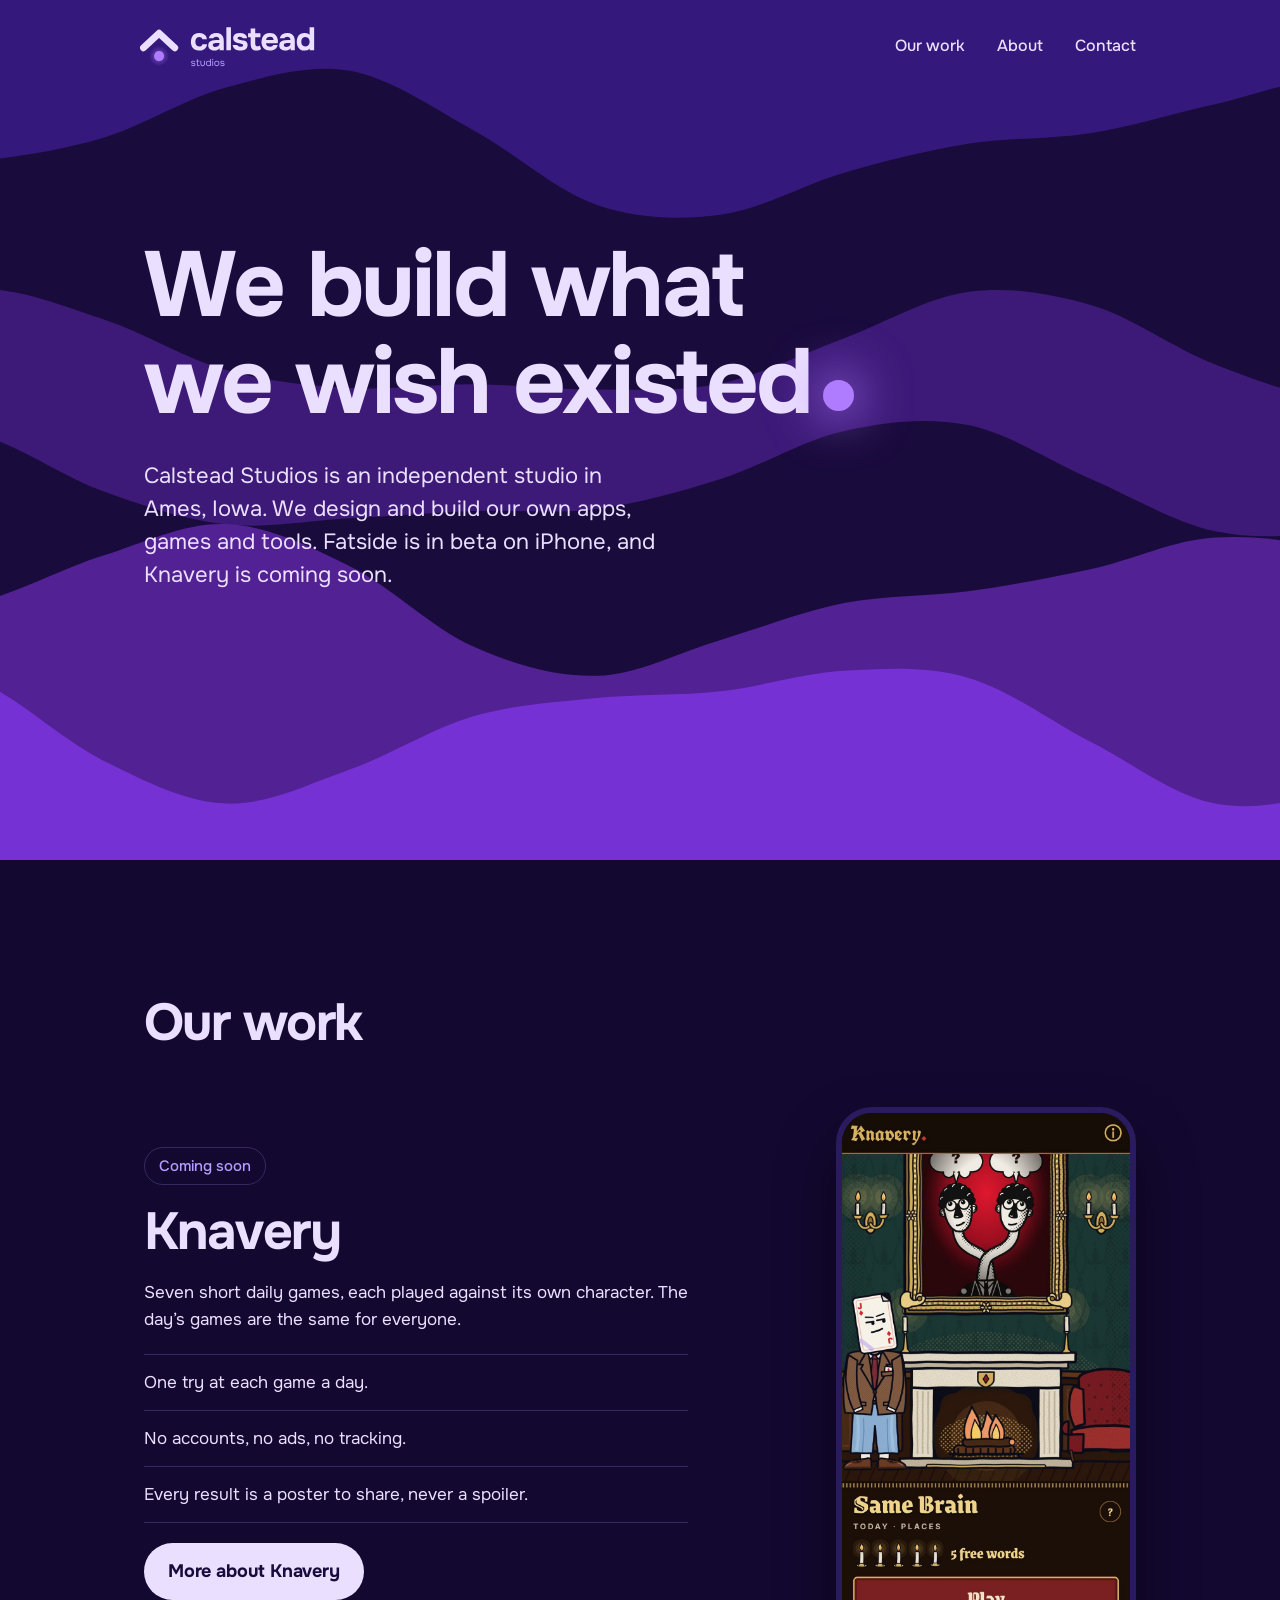
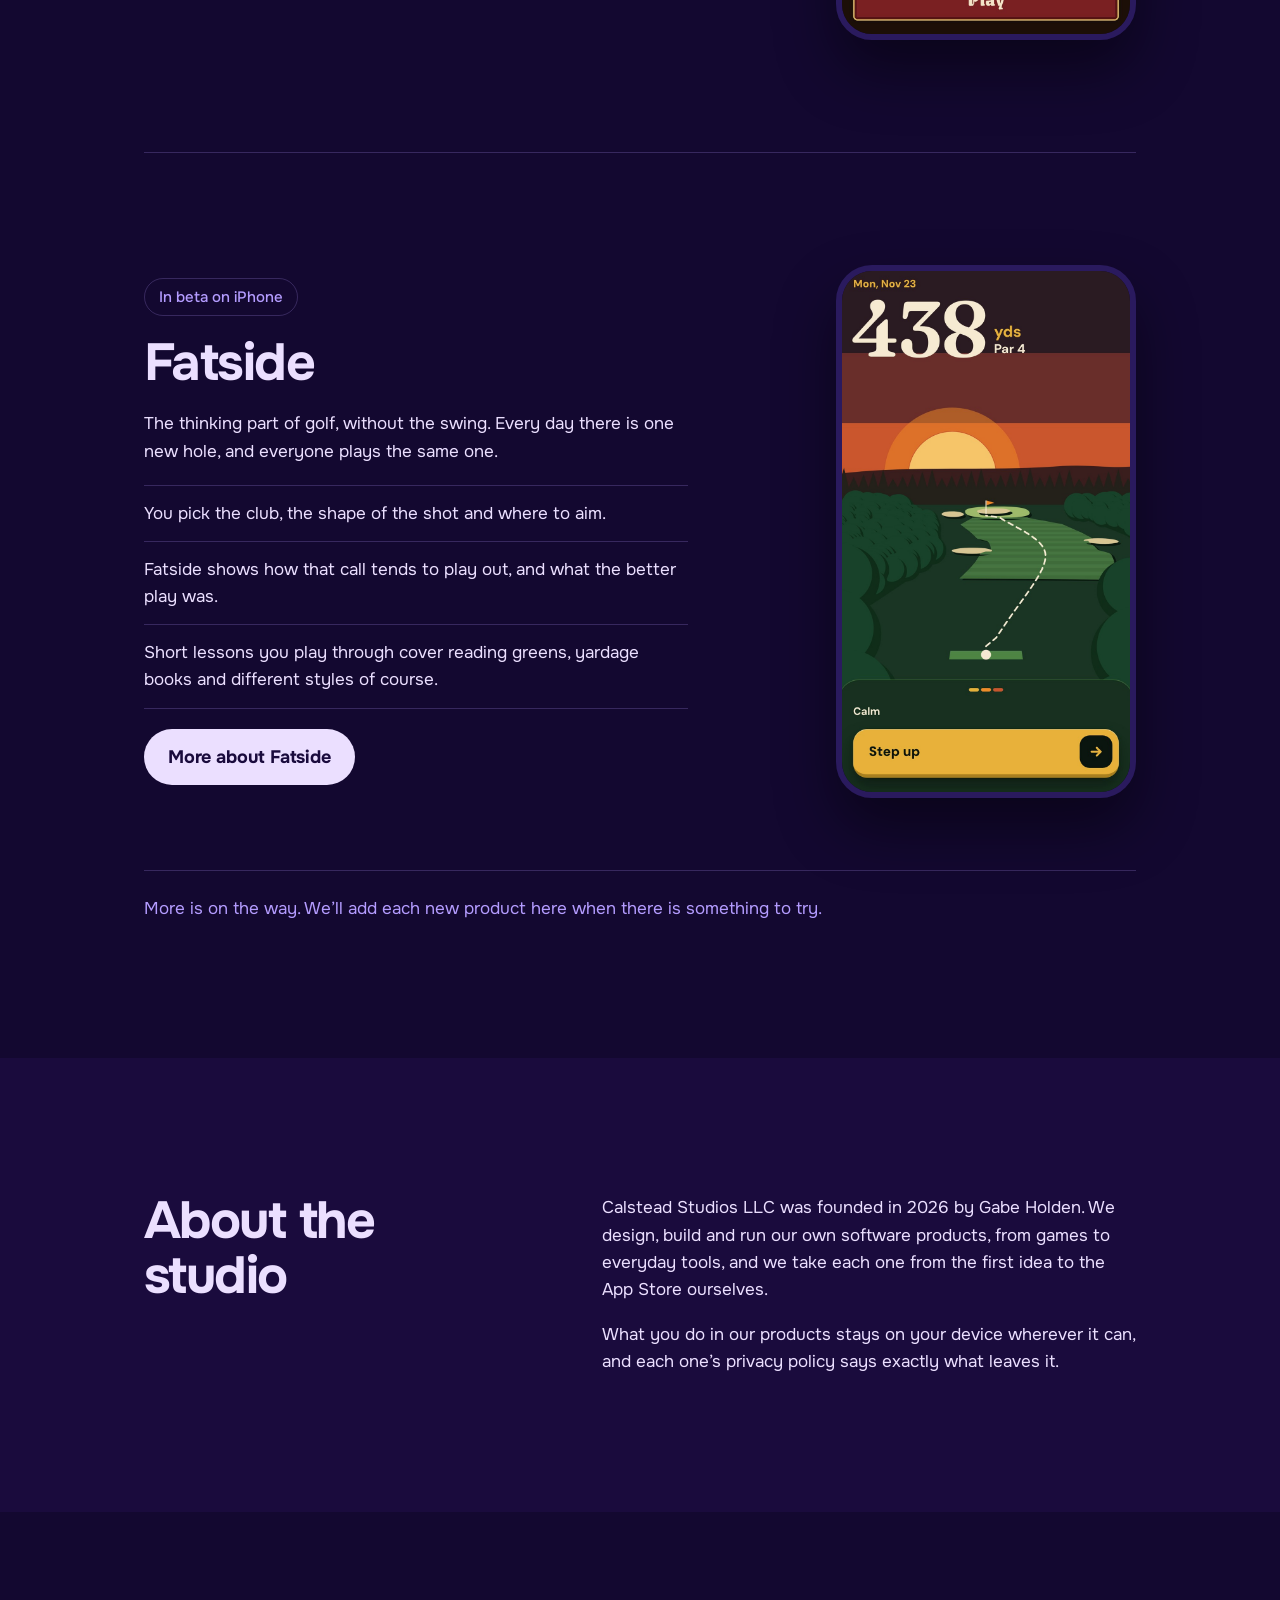
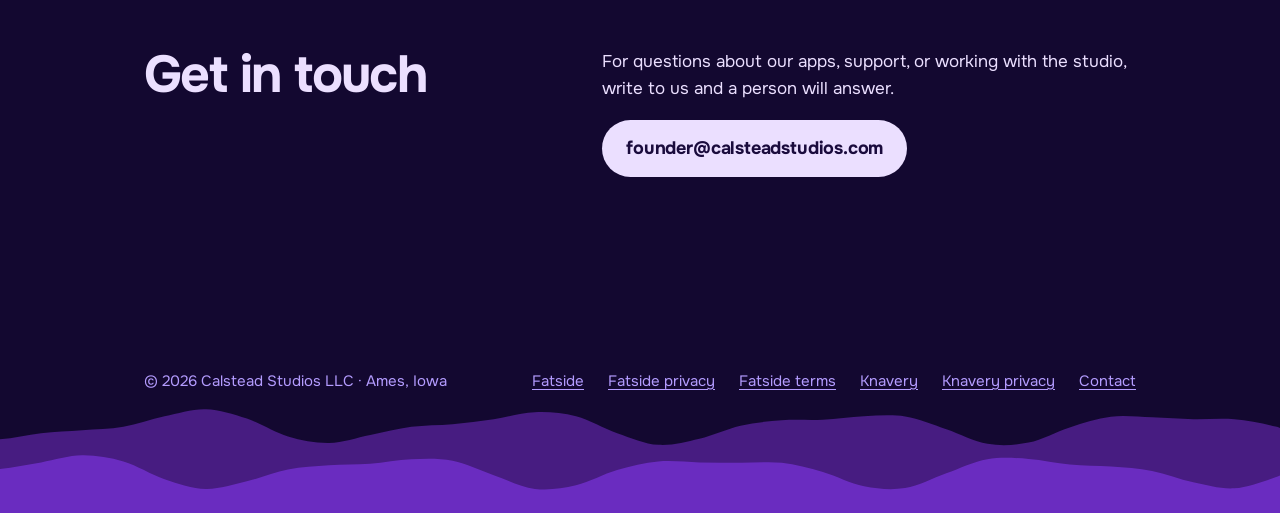
<file: index.html>
<!doctype html>
<html lang="en">
<head>
<meta charset="utf-8">
<meta name="viewport" content="width=device-width, initial-scale=1, viewport-fit=cover">
<title>Calstead Studios</title>
<meta name="description" content="Calstead Studios is an independent software studio in Ames, Iowa, building its own apps, games and tools: Fatside, a daily golf strategy game for iPhone, now in beta, and Knavery, a bundle of short daily games, coming soon.">
<meta name="theme-color" content="#1A0B3D">
<link rel="canonical" href="https://calsteadstudios.com/">
<link rel="icon" href="/favicon.ico" sizes="any">
<link rel="icon" type="image/png" sizes="32x32" href="/assets/favicon-32.png">
<link rel="apple-touch-icon" href="/assets/apple-touch-icon-180.png">
<meta property="og:title" content="Calstead Studios">
<meta property="og:description" content="An independent software studio in Ames, Iowa. Fatside is in beta on iPhone, and Knavery is coming soon.">
<meta property="og:type" content="website">
<meta property="og:url" content="https://calsteadstudios.com/">
<meta property="og:image" content="https://calsteadstudios.com/assets/card.png">
<link rel="stylesheet" href="/assets/site.css">
</head>
<body>

<header class="bar">
  <div class="wrap">
    <a class="logo" href="/" aria-label="Calstead Studios, home"><img src="/assets/calstead.svg" alt="Calstead Studios" width="218" height="72"></a>
    <nav aria-label="Sections">
      <a href="#work">Our work</a>
      <a href="#about">About</a>
      <a href="#contact">Contact</a>
    </nav>
  </div>
</header>

<main>
  <div class="open">
    <img class="waves" src="/assets/waves.svg" alt="" aria-hidden="true">
    <div class="wrap">
      <h1>We build what we wish <span class="keep">existed<span class="light" aria-hidden="true"></span></span></h1>
      <p>Calstead Studios is an independent studio in Ames, Iowa. We design and build our own apps, games and tools. Fatside is in beta on iPhone, and Knavery is coming soon.</p>
    </div>
  </div>

  <section id="work" class="deep">
    <div class="wrap">
      <h2 class="over">Our work</h2>
    </div>
    <div class="wrap app">
      <div class="words">
        <span class="status">Coming soon</span>
        <h3 class="name">Knavery</h3>
        <p>Seven short daily games, each played against its own character. The day’s games are the same for everyone.</p>
        <ul class="facts">
          <li>One try at each game a day.</li>
          <li>No accounts, no ads, no tracking.</li>
          <li>Every result is a poster to share, never a spoiler.</li>
        </ul>
        <p class="cta"><a class="button" href="/knavery/">More about Knavery</a></p>
      </div>
      <div class="shot">
        <a href="/knavery/"><img class="phone" src="/assets/knavery-home.jpg" width="928" height="1650" alt="Knavery’s home: a green damask hall with today’s Same Brain portrait hanging over the fireplace and the Jack of Diamonds beside it"></a>
      </div>
    </div>
    <div class="wrap"><div class="split"></div></div>
    <div class="wrap app">
      <div class="words">
        <span class="status">In beta on iPhone</span>
        <h3 class="name">Fatside</h3>
        <p>The thinking part of golf, without the swing. Every day there is one new hole, and everyone plays the same one.</p>
        <ul class="facts">
          <li>You pick the club, the shape of the shot and where to aim.</li>
          <li>Fatside shows how that call tends to play out, and what the better play was.</li>
          <li>Short lessons you play through cover reading greens, yardage books and different styles of course.</li>
        </ul>
        <p class="cta"><a class="button" href="/fatside/">More about Fatside</a></p>
      </div>
      <div class="shot">
        <a href="/fatside/"><img class="phone" src="/assets/fatside-today.jpg" width="928" height="1650" loading="lazy" alt="Fatside’s daily hole: a par 4 drawn in cut paper at sunset, with the yardage at the top and a Step up button"></a>
      </div>
    </div>
    <div class="wrap">
      <p class="soft next">More is on the way. We’ll add each new product here when there is something to try.</p>
    </div>
  </section>

  <section id="about">
    <div class="wrap two">
      <h2>About the studio</h2>
      <div class="body">
        <p>Calstead Studios LLC was founded in 2026 by Gabe Holden. We design, build and run our own software products, from games to everyday tools, and we take each one from the first idea to the App Store ourselves.</p>
        <p>What you do in our products stays on your device wherever it can, and each one’s privacy policy says exactly what leaves it.</p>
      </div>
    </div>
  </section>

  <section id="contact" class="deep">
    <div class="wrap two">
      <h2>Get in touch</h2>
      <div class="body">
        <p>For questions about our apps, support, or working with the studio, write to us and a person will answer.</p>
        <p><a class="button" href="mailto:founder@calsteadstudios.com">founder@calsteadstudios.com</a></p>
      </div>
    </div>
  </section>
</main>

<footer>
  <div class="wrap">
    <span>© 2026 Calstead Studios LLC · Ames, Iowa</span>
    <nav aria-label="Legal">
      <a href="/fatside/">Fatside</a>
      <a href="/fatside/privacy/">Fatside privacy</a>
      <a href="/fatside/terms/">Fatside terms</a>
      <a href="/knavery/">Knavery</a>
      <a href="/knavery/privacy/">Knavery privacy</a>
      <a href="mailto:founder@calsteadstudios.com">Contact</a>
    </nav>
  </div>
  <img class="waves" src="/assets/waves-quiet.svg" alt="" aria-hidden="true">
</footer>

</body>
</html>
</file>
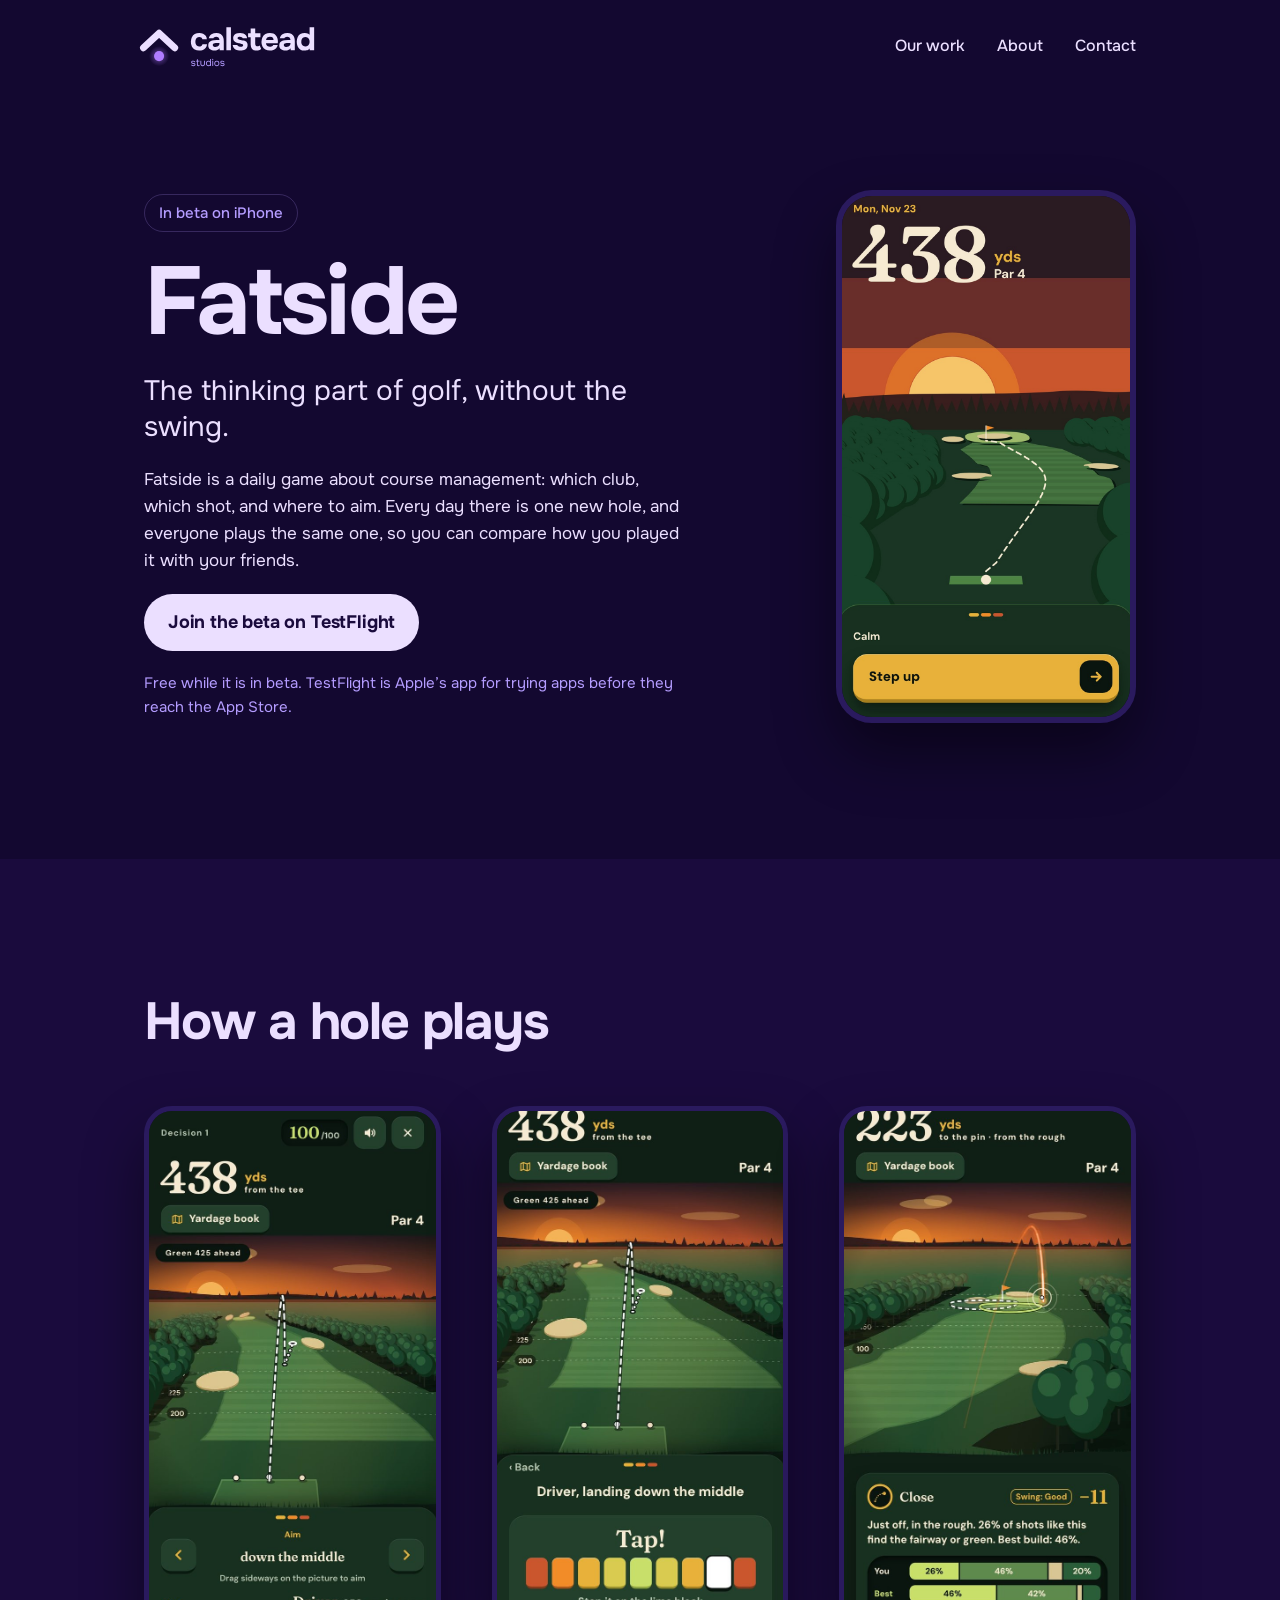
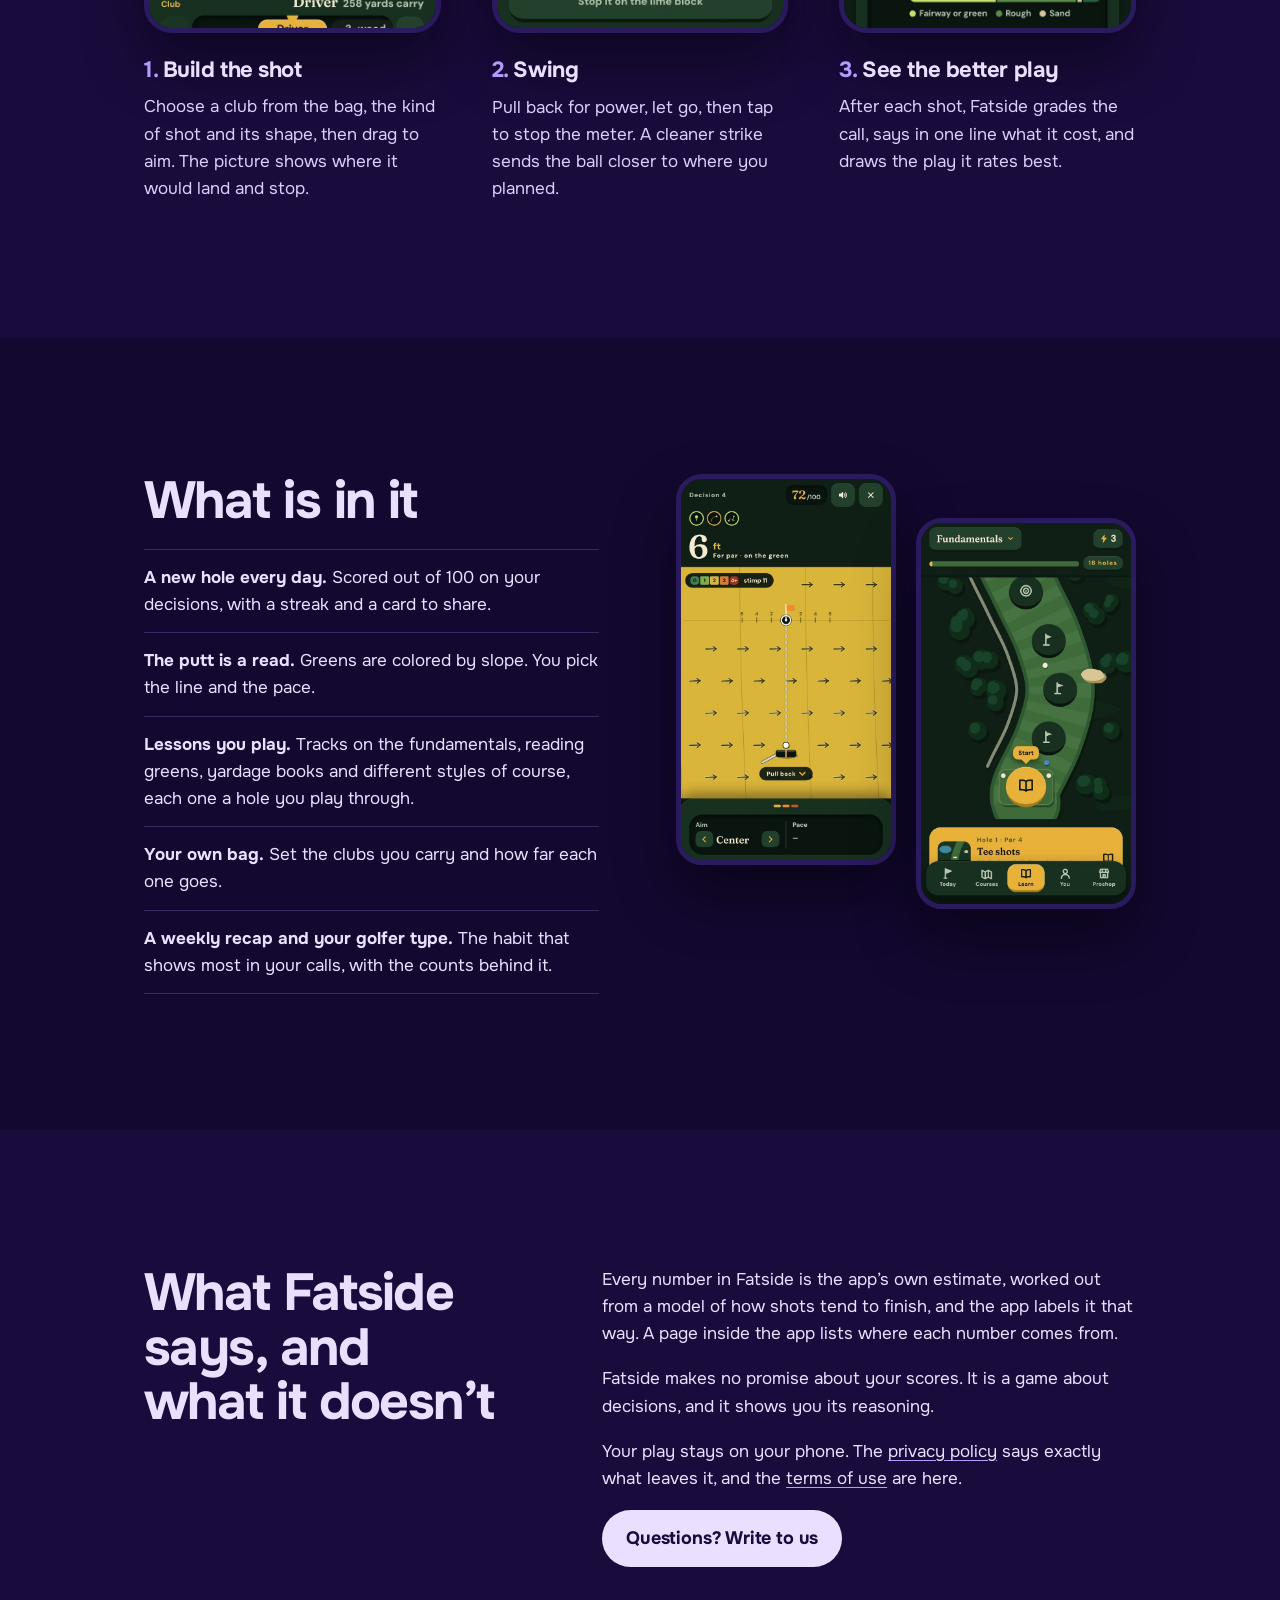
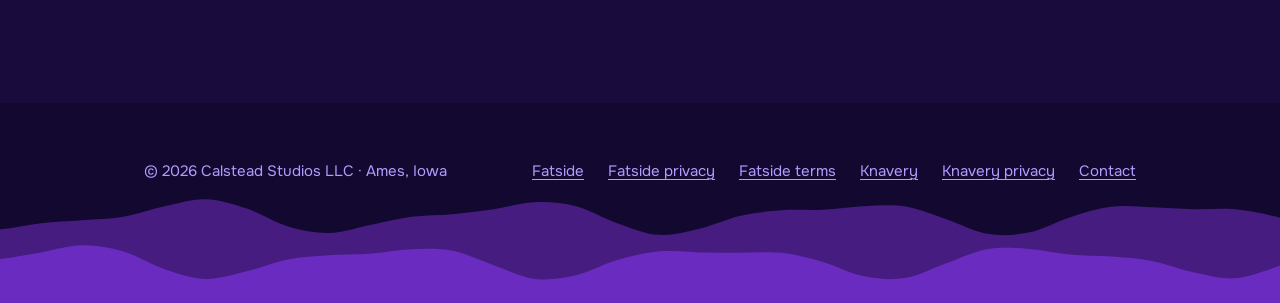
<file: fatside/index.html>
<!doctype html>
<html lang="en">
<head>
<meta charset="utf-8">
<meta name="viewport" content="width=device-width, initial-scale=1, viewport-fit=cover">
<title>Fatside · Calstead Studios</title>
<meta name="description" content="Fatside is a daily golf strategy game for iPhone: one new hole every day, the same for everyone. Build the shot, swing, and see the better play. In beta now.">
<meta name="theme-color" content="#1A0B3D">
<link rel="canonical" href="https://calsteadstudios.com/fatside/">
<link rel="icon" href="/favicon.ico" sizes="any">
<link rel="icon" type="image/png" sizes="32x32" href="/assets/favicon-32.png">
<link rel="apple-touch-icon" href="/assets/apple-touch-icon-180.png">
<meta property="og:title" content="Fatside">
<meta property="og:description" content="The thinking part of golf, without the swing. One new hole every day. In beta on iPhone.">
<meta property="og:type" content="website">
<meta property="og:url" content="https://calsteadstudios.com/fatside/">
<meta property="og:image" content="https://calsteadstudios.com/assets/card.png">
<link rel="stylesheet" href="/assets/site.css">
</head>
<body>

<header class="bar">
  <div class="wrap">
    <a class="logo" href="/" aria-label="Calstead Studios, home"><img src="/assets/calstead.svg" alt="Calstead Studios" width="218" height="72"></a>
    <nav aria-label="Sections">
      <a href="/#work">Our work</a>
      <a href="/#about">About</a>
      <a href="/#contact">Contact</a>
    </nav>
  </div>
</header>

<main>
  <section class="deep lead">
    <div class="wrap app">
      <div class="words">
        <span class="status">In beta on iPhone</span>
        <h1>Fatside</h1>
        <p class="big">The thinking part of golf, without the swing.</p>
        <p>Fatside is a daily game about course management: which club, which shot, and where to aim. Every day there is one new hole, and everyone plays the same one, so you can compare how you played it with your friends.</p>
        <p class="cta"><a class="button" href="https://testflight.apple.com/join/DEewWS7S">Join the beta on TestFlight</a></p>
        <p class="soft small">Free while it is in beta. TestFlight is Apple’s app for trying apps before they reach the App Store.</p>
      </div>
      <div class="shot">
        <img class="phone" src="/assets/fatside-today.jpg" width="928" height="1650" alt="Fatside’s daily hole: a par 4 drawn in cut paper at sunset, with the yardage at the top and a Step up button">
      </div>
    </div>
  </section>

  <section>
    <div class="wrap">
      <h2>How a hole plays</h2>
      <ol class="steps">
        <li>
          <img class="phone" src="/assets/fatside/build.jpg" width="660" height="1173" loading="lazy" alt="The shot screen from behind the ball: a par 4 at sunset, with dials for the aim and the club">
          <h3>Build the shot</h3>
          <p>Choose a club from the bag, the kind of shot and its shape, then drag to aim. The picture shows where it would land and stop.</p>
        </li>
        <li>
          <img class="phone" src="/assets/fatside/swing.jpg" width="660" height="1173" loading="lazy" alt="The swing meter: a row of nine blocks with Tap! above it">
          <h3>Swing</h3>
          <p>Pull back for power, let go, then tap to stop the meter. A cleaner strike sends the ball closer to where you planned.</p>
        </li>
        <li>
          <img class="phone" src="/assets/fatside/review.jpg" width="660" height="1173" loading="lazy" alt="The review after a shot: the grade, one line on what happened, and two bars comparing your shot with the best build">
          <h3>See the better play</h3>
          <p>After each shot, Fatside grades the call, says in one line what it cost, and draws the play it rates best.</p>
        </li>
      </ol>
    </div>
  </section>

  <section class="deep">
    <div class="wrap app flip">
      <div class="words">
        <h2>What is in it</h2>
        <ul class="facts">
          <li><b>A new hole every day.</b> Scored out of 100 on your decisions, with a streak and a card to share.</li>
          <li><b>The putt is a read.</b> Greens are colored by slope. You pick the line and the pace.</li>
          <li><b>Lessons you play.</b> Tracks on the fundamentals, reading greens, yardage books and different styles of course, each one a hole you play through.</li>
          <li><b>Your own bag.</b> Set the clubs you carry and how far each one goes.</li>
          <li><b>A weekly recap and your golfer type.</b> The habit that shows most in your calls, with the counts behind it.</li>
        </ul>
      </div>
      <div class="shot pair">
        <img class="phone" src="/assets/fatside/putt.jpg" width="660" height="1173" loading="lazy" alt="A putt read on a green colored by slope, with arrows showing the fall">
        <img class="phone" src="/assets/fatside/learn.jpg" width="660" height="1173" loading="lazy" alt="The Learn path: a hole drawn from above with stops up the fairway">
      </div>
    </div>
  </section>

  <section>
    <div class="wrap two">
      <h2>What Fatside says, and what it doesn’t</h2>
      <div class="body">
        <p>Every number in Fatside is the app’s own estimate, worked out from a model of how shots tend to finish, and the app labels it that way. A page inside the app lists where each number comes from.</p>
        <p>Fatside makes no promise about your scores. It is a game about decisions, and it shows you its reasoning.</p>
        <p>Your play stays on your phone. The <a href="/fatside/privacy/">privacy policy</a> says exactly what leaves it, and the <a href="/fatside/terms/">terms of use</a> are here.</p>
        <p class="cta"><a class="button" href="mailto:founder@calsteadstudios.com">Questions? Write to us</a></p>
      </div>
    </div>
  </section>
</main>

<footer>
  <div class="wrap">
    <span>© 2026 Calstead Studios LLC · Ames, Iowa</span>
    <nav aria-label="Legal">
      <a href="/fatside/">Fatside</a>
      <a href="/fatside/privacy/">Fatside privacy</a>
      <a href="/fatside/terms/">Fatside terms</a>
      <a href="/knavery/">Knavery</a>
      <a href="/knavery/privacy/">Knavery privacy</a>
      <a href="mailto:founder@calsteadstudios.com">Contact</a>
    </nav>
  </div>
  <img class="waves" src="/assets/waves-quiet.svg" alt="" aria-hidden="true">
</footer>

</body>
</html>
</file>
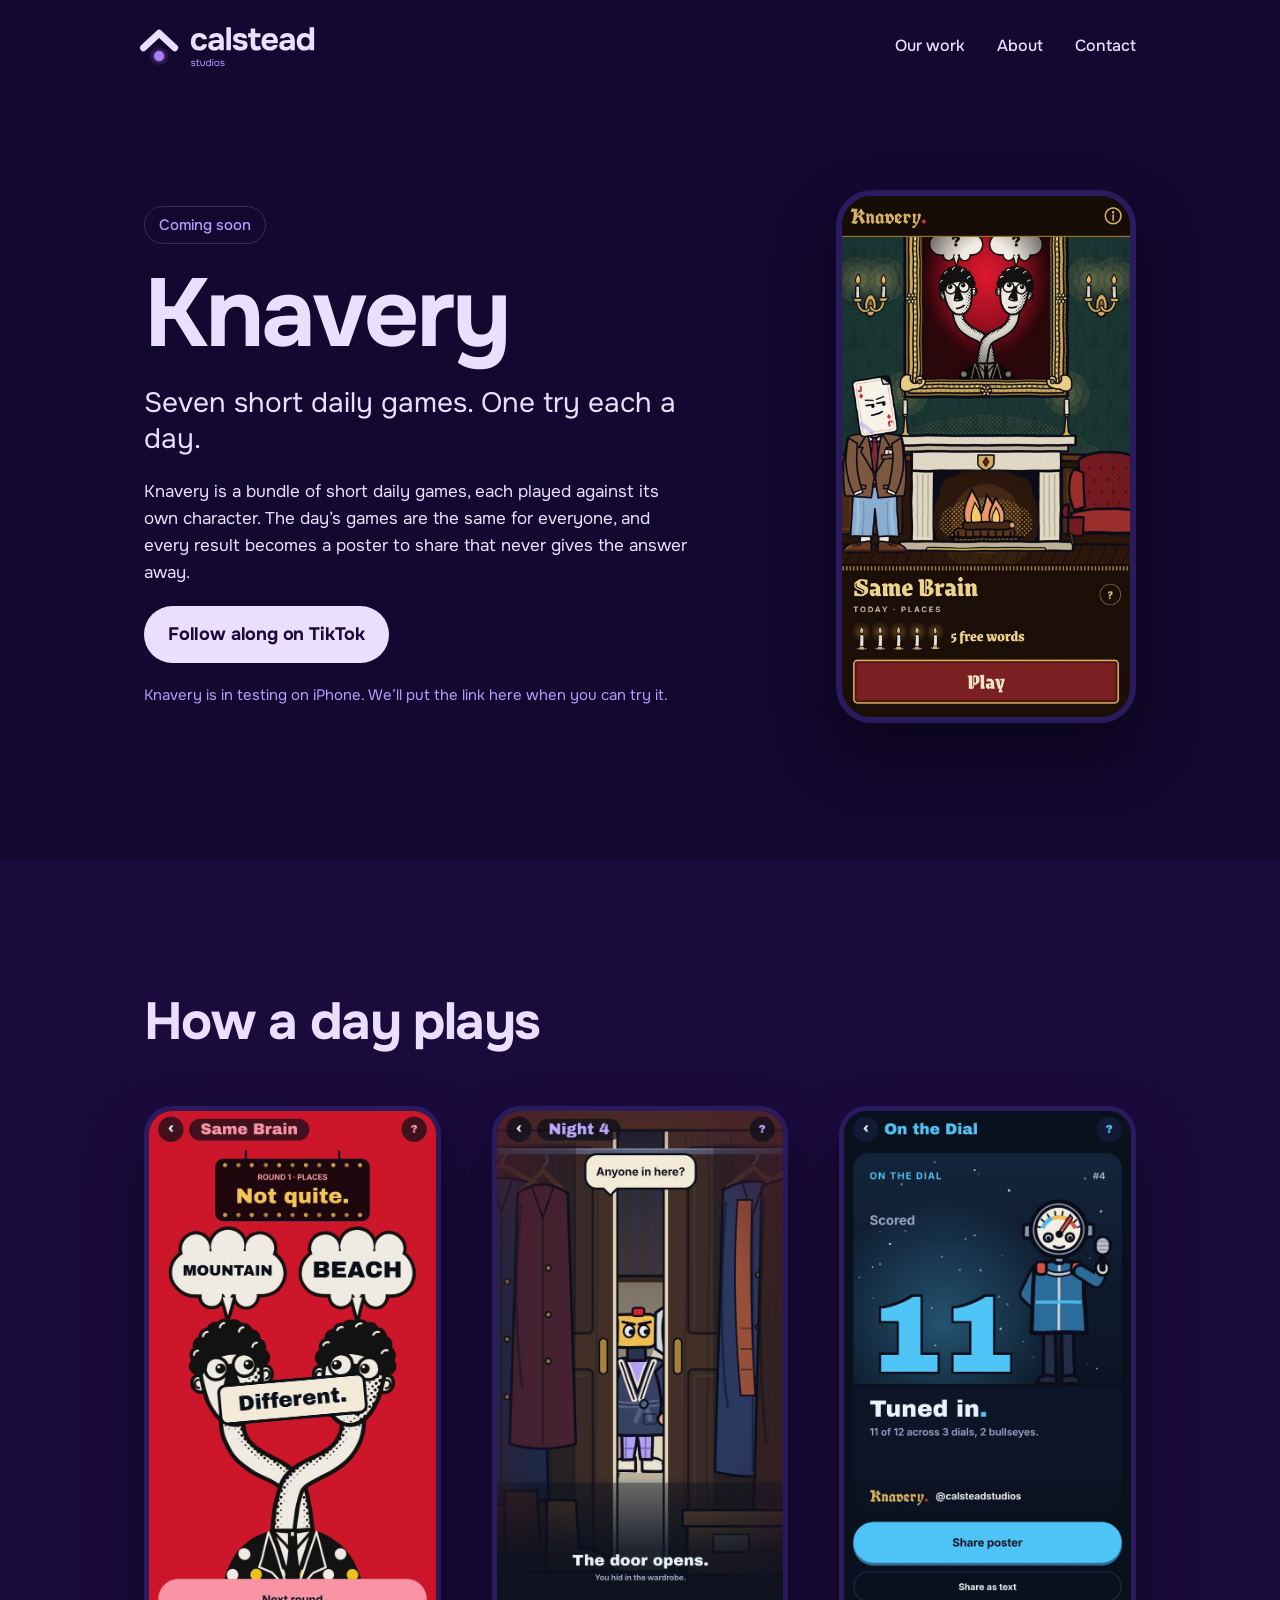
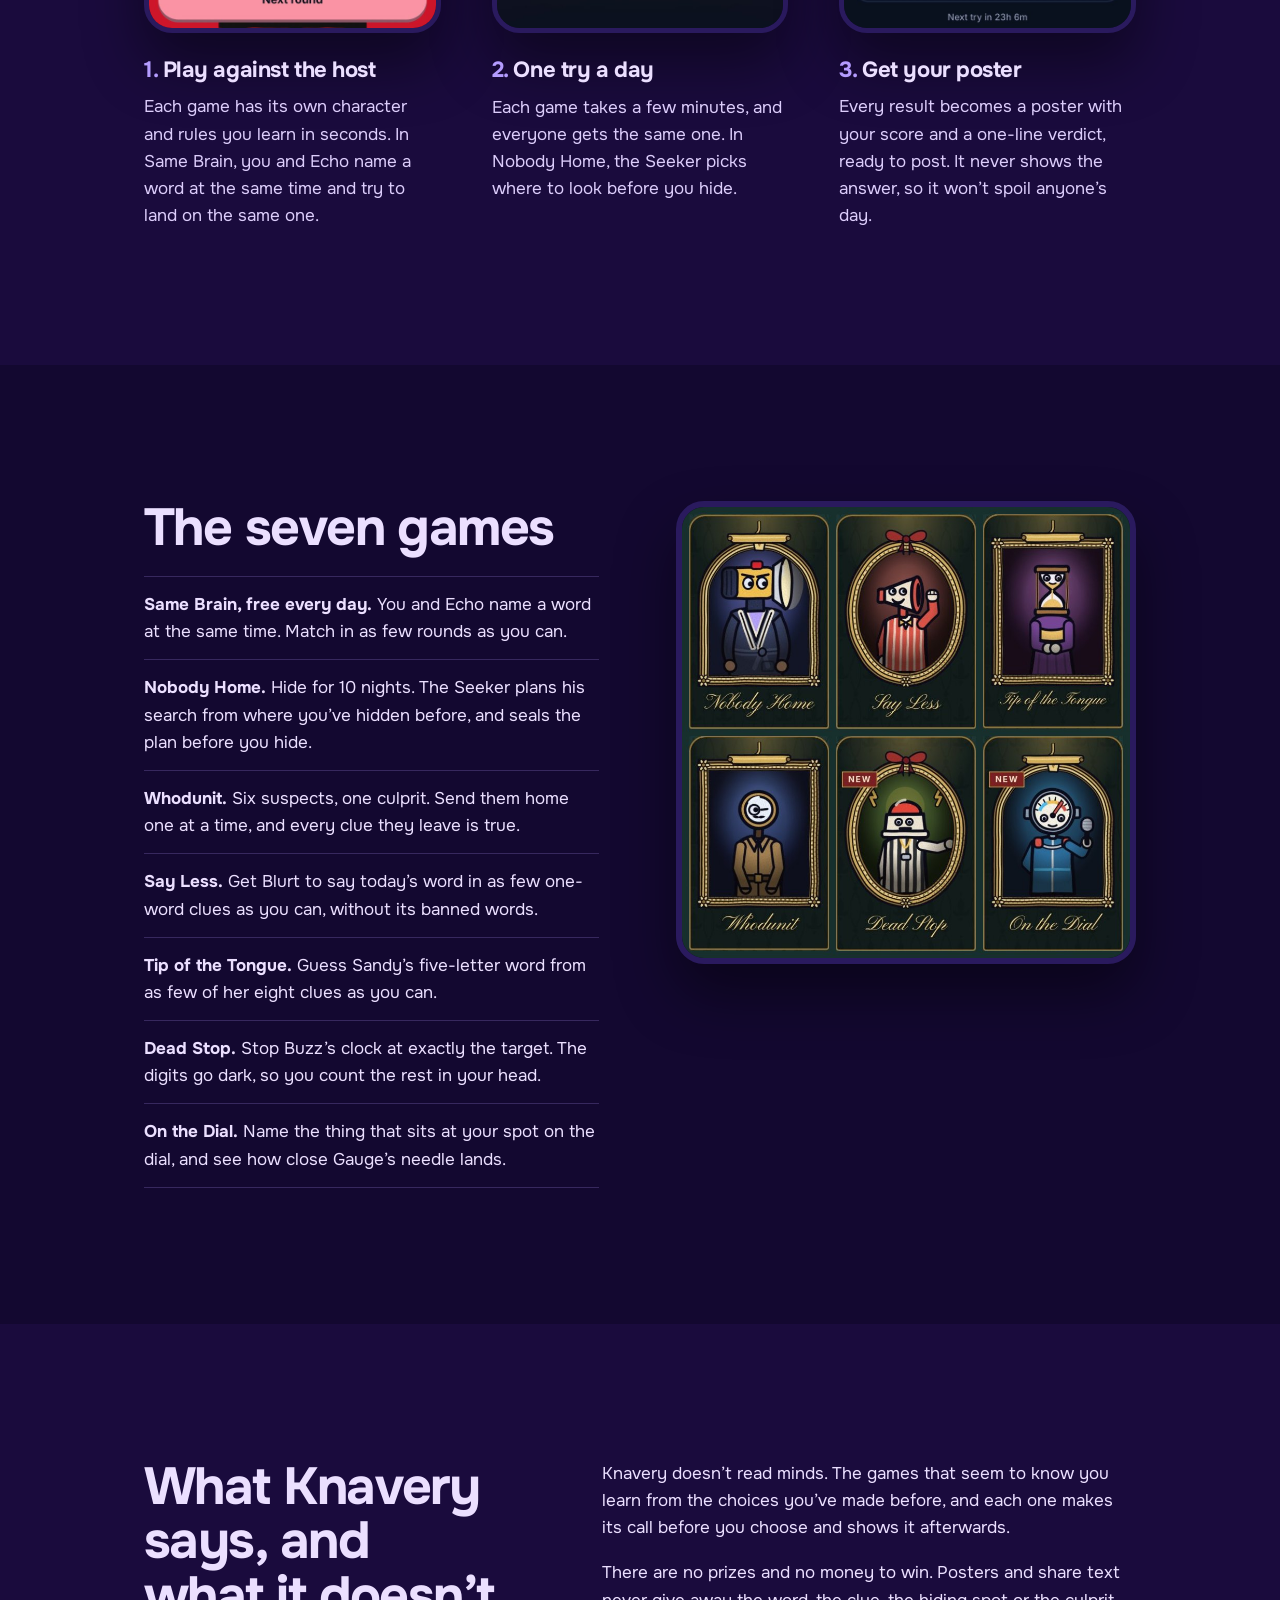
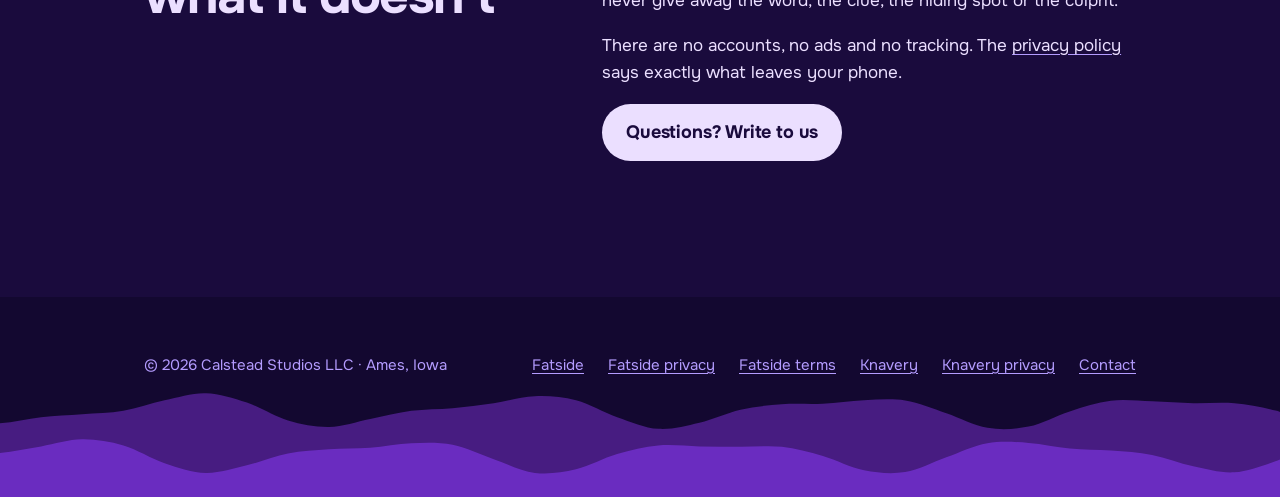
<file: knavery/index.html>
<!doctype html>
<html lang="en">
<head>
<meta charset="utf-8">
<meta name="viewport" content="width=device-width, initial-scale=1, viewport-fit=cover">
<title>Knavery · Calstead Studios</title>
<meta name="description" content="Knavery is a bundle of short daily games for iPhone, each played against its own character. One try each a day, the same for everyone. Coming soon.">
<meta name="theme-color" content="#1A0B3D">
<link rel="canonical" href="https://calsteadstudios.com/knavery/">
<link rel="icon" href="/favicon.ico" sizes="any">
<link rel="icon" type="image/png" sizes="32x32" href="/assets/favicon-32.png">
<link rel="apple-touch-icon" href="/assets/apple-touch-icon-180.png">
<meta property="og:title" content="Knavery">
<meta property="og:description" content="Seven short daily games. One try each a day. Coming soon to iPhone.">
<meta property="og:type" content="website">
<meta property="og:url" content="https://calsteadstudios.com/knavery/">
<meta property="og:image" content="https://calsteadstudios.com/assets/card.png">
<link rel="stylesheet" href="/assets/site.css">
</head>
<body>

<header class="bar">
  <div class="wrap">
    <a class="logo" href="/" aria-label="Calstead Studios, home"><img src="/assets/calstead.svg" alt="Calstead Studios" width="218" height="72"></a>
    <nav aria-label="Sections">
      <a href="/#work">Our work</a>
      <a href="/#about">About</a>
      <a href="/#contact">Contact</a>
    </nav>
  </div>
</header>

<main>
  <section class="deep lead">
    <div class="wrap app">
      <div class="words">
        <span class="status">Coming soon</span>
        <h1>Knavery</h1>
        <p class="big">Seven short daily games. One try each a day.</p>
        <p>Knavery is a bundle of short daily games, each played against its own character. The day’s games are the same for everyone, and every result becomes a poster to share that never gives the answer away.</p>
        <p class="cta"><a class="button" href="https://www.tiktok.com/@calsteadstudios">Follow along on TikTok</a></p>
        <p class="soft small">Knavery is in testing on iPhone. We’ll put the link here when you can try it.</p>
      </div>
      <div class="shot">
        <img class="phone" src="/assets/knavery-home.jpg" width="928" height="1650" alt="Knavery’s home: a green damask hall with today’s Same Brain portrait hanging over the fireplace, the Jack of Diamonds standing beside it, and a Play button">
      </div>
    </div>
  </section>

  <section>
    <div class="wrap">
      <h2>How a day plays</h2>
      <ol class="steps">
        <li>
          <img class="phone" src="/assets/knavery/same-round.jpg" width="660" height="1173" loading="lazy" alt="A round of Same Brain: a two-headed character thinking Mountain and Beach, with Different. across them">
          <h3>Play against the host</h3>
          <p>Each game has its own character and rules you learn in seconds. In Same Brain, you and Echo name a word at the same time and try to land on the same one.</p>
        </li>
        <li>
          <img class="phone" src="/assets/knavery/nobody-search.jpg" width="660" height="1173" loading="lazy" alt="Nobody Home from inside a wardrobe: the Seeker, a figure with a flashlight for a head, seen through the crack in the doors">
          <h3>One try a day</h3>
          <p>Each game takes a few minutes, and everyone gets the same one. In Nobody Home, the Seeker picks where to look before you hide.</p>
        </li>
        <li>
          <img class="phone" src="/assets/knavery/dial-poster.jpg" width="660" height="1173" loading="lazy" alt="An On the Dial poster: Gauge, a host with a studio meter for a head, beside a big 11 and the verdict Tuned in., with Share poster and Share as text buttons below">
          <h3>Get your poster</h3>
          <p>Every result becomes a poster with your score and a one-line verdict, ready to post. It never shows the answer, so it won’t spoil anyone’s day.</p>
        </li>
      </ol>
    </div>
  </section>

  <section class="deep">
    <div class="wrap app flip">
      <div class="words">
        <h2>The seven games</h2>
        <ul class="facts">
          <li><b>Same Brain, free every day.</b> You and Echo name a word at the same time. Match in as few rounds as you can.</li>
          <li><b>Nobody Home.</b> Hide for 10 nights. The Seeker plans his search from where you’ve hidden before, and seals the plan before you hide.</li>
          <li><b>Whodunit.</b> Six suspects, one culprit. Send them home one at a time, and every clue they leave is true.</li>
          <li><b>Say Less.</b> Get Blurt to say today’s word in as few one-word clues as you can, without its banned words.</li>
          <li><b>Tip of the Tongue.</b> Guess Sandy’s five-letter word from as few of her eight clues as you can.</li>
          <li><b>Dead Stop.</b> Stop Buzz’s clock at exactly the target. The digits go dark, so you count the rest in your head.</li>
          <li><b>On the Dial.</b> Name the thing that sits at your spot on the dial, and see how close Gauge’s needle lands.</li>
        </ul>
      </div>
      <div class="shot">
        <img class="gallery" src="/assets/knavery/gallery.jpg" width="863" height="868" loading="lazy" alt="Knavery’s gallery: six framed portraits of the game hosts, the Seeker with a flashlight head, Blurt with a megaphone head, Sandy with an hourglass head, Inspector Pike with a magnifying glass head, Buzz with a buzzer head and Gauge with a dial head">
      </div>
    </div>
  </section>

  <section>
    <div class="wrap two">
      <h2>What Knavery says, and what it doesn’t</h2>
      <div class="body">
        <p>Knavery doesn’t read minds. The games that seem to know you learn from the choices you’ve made before, and each one makes its call before you choose and shows it afterwards.</p>
        <p>There are no prizes and no money to win. Posters and share text never give away the word, the clue, the hiding spot or the culprit.</p>
        <p>There are no accounts, no ads and no tracking. The <a href="/knavery/privacy/">privacy policy</a> says exactly what leaves your phone.</p>
        <p class="cta"><a class="button" href="mailto:founder@calsteadstudios.com">Questions? Write to us</a></p>
      </div>
    </div>
  </section>
</main>

<footer>
  <div class="wrap">
    <span>© 2026 Calstead Studios LLC · Ames, Iowa</span>
    <nav aria-label="Legal">
      <a href="/fatside/">Fatside</a>
      <a href="/fatside/privacy/">Fatside privacy</a>
      <a href="/fatside/terms/">Fatside terms</a>
      <a href="/knavery/">Knavery</a>
      <a href="/knavery/privacy/">Knavery privacy</a>
      <a href="mailto:founder@calsteadstudios.com">Contact</a>
    </nav>
  </div>
  <img class="waves" src="/assets/waves-quiet.svg" alt="" aria-hidden="true">
</footer>

</body>
</html>
</file>
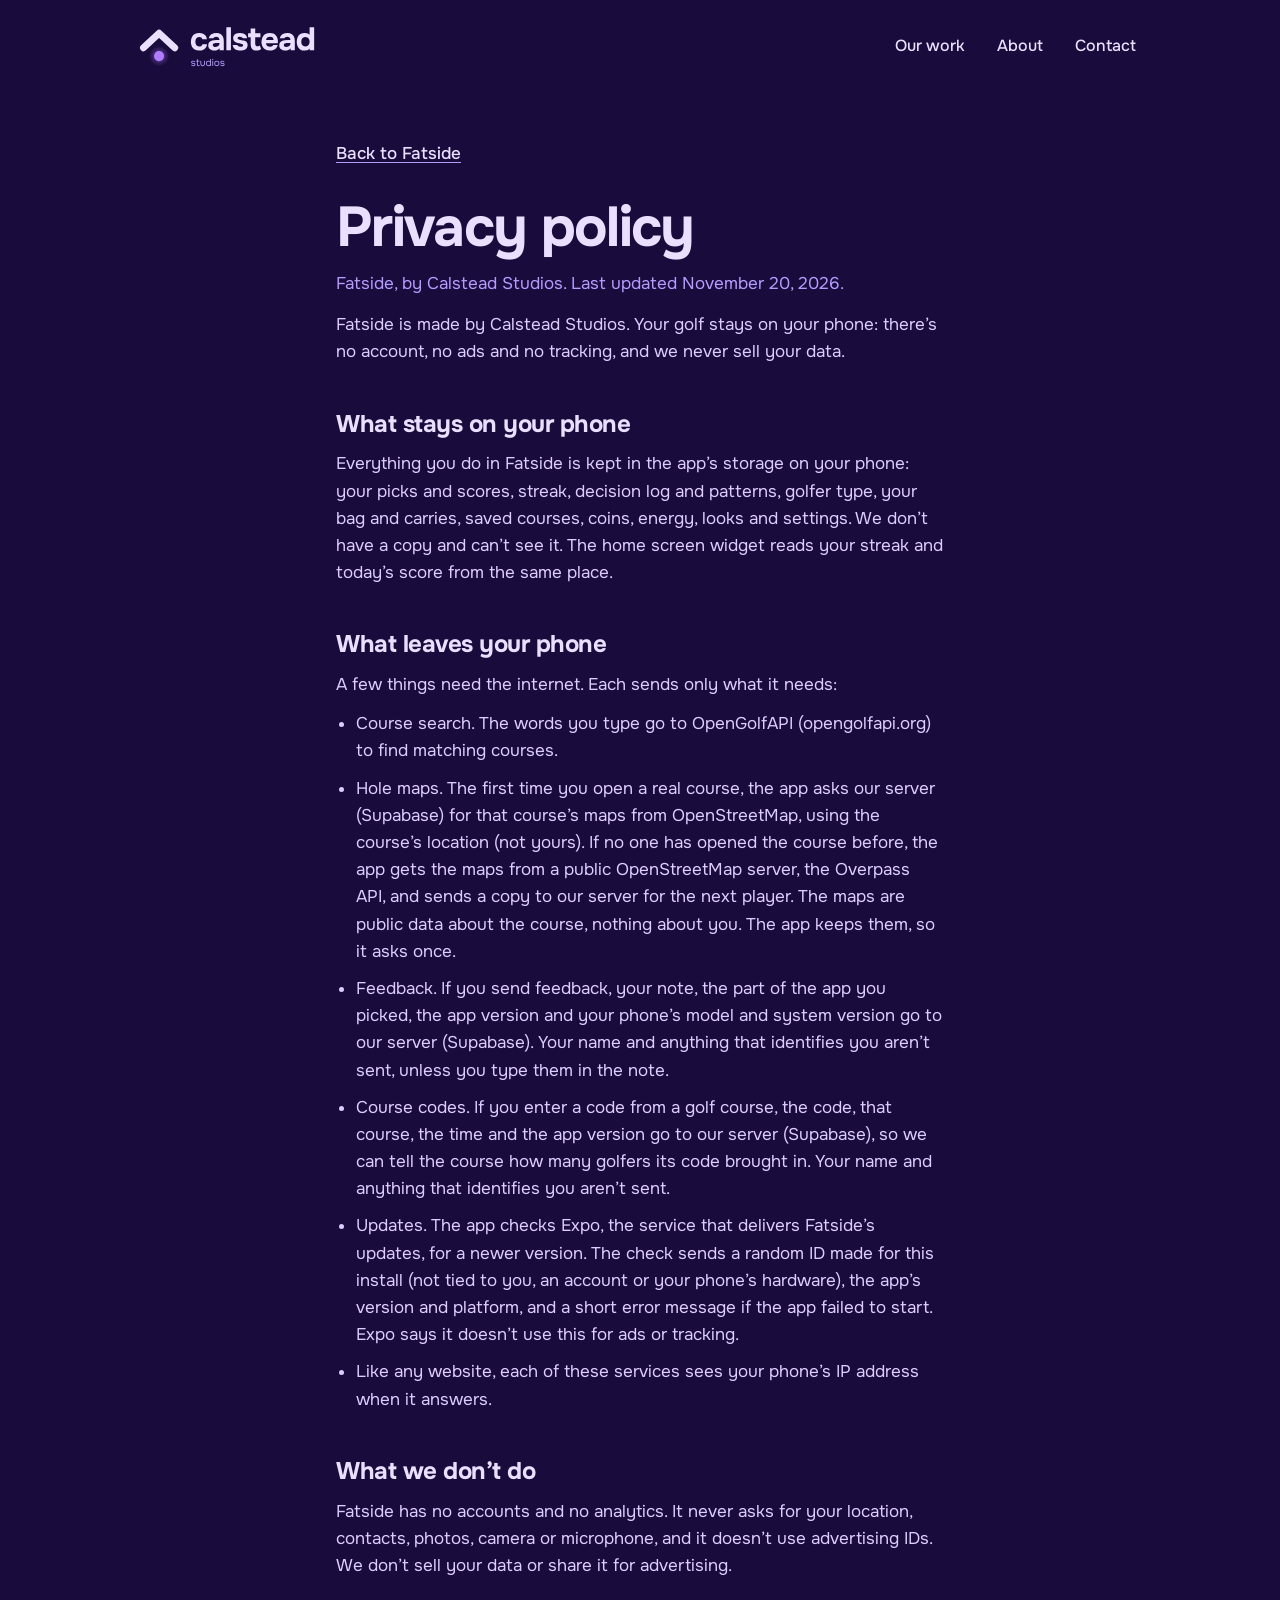
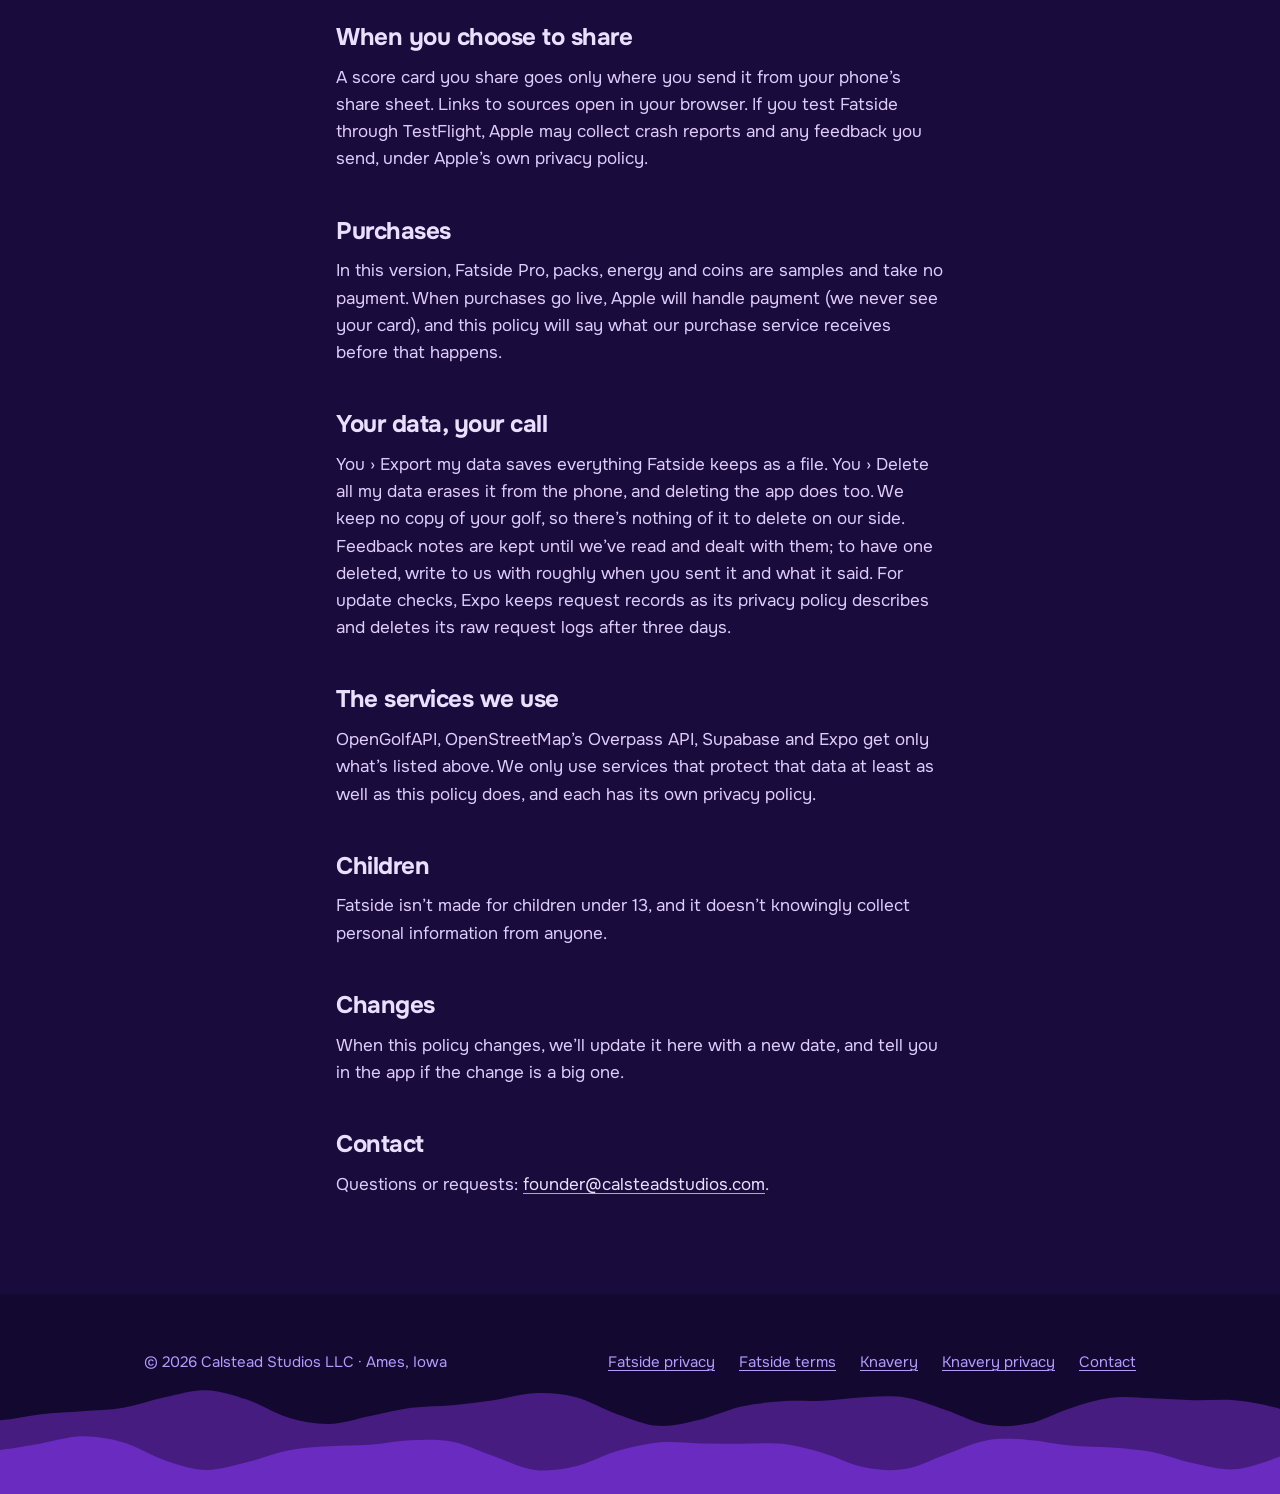
<file: fatside/privacy/index.html>
<!doctype html>
<html lang="en">
<head>
<meta charset="utf-8">
<meta name="viewport" content="width=device-width, initial-scale=1, viewport-fit=cover">
<title>Fatside privacy policy · Calstead Studios</title>
<meta name="description" content="What Fatside keeps on your phone and the few things that leave it.">
<meta name="theme-color" content="#1A0B3D">
<link rel="canonical" href="https://calsteadstudios.com/fatside/privacy/">
<link rel="icon" href="/favicon.ico" sizes="any">
<link rel="icon" type="image/png" sizes="32x32" href="/assets/favicon-32.png">
<link rel="apple-touch-icon" href="/assets/apple-touch-icon-180.png">
<link rel="stylesheet" href="/assets/site.css">
</head>
<body>
<header class="bar">
  <div class="wrap">
    <a class="logo" href="/" aria-label="Calstead Studios, home"><img src="/assets/calstead.svg" alt="Calstead Studios" width="218" height="72"></a>
    <nav aria-label="Sections">
      <a href="/#work">Our work</a>
      <a href="/#about">About</a>
      <a href="/#contact">Contact</a>
    </nav>
  </div>
</header>
<main class="doc">
  <div class="wrap">
    <a class="back" href="/fatside/">Back to Fatside</a>
<h1>Privacy policy</h1>
<p>Fatside, by Calstead Studios. Last updated November 20, 2026.</p>
<p>Fatside is made by Calstead Studios. Your golf stays on your phone: there’s no account, no ads and no tracking, and we never sell your data.</p>
<h2>What stays on your phone</h2>
<p>Everything you do in Fatside is kept in the app’s storage on your phone: your picks and scores, streak, decision log and patterns, golfer type, your bag and carries, saved courses, coins, energy, looks and settings. We don’t have a copy and can’t see it. The home screen widget reads your streak and today’s score from the same place.</p>
<h2>What leaves your phone</h2>
<p>A few things need the internet. Each sends only what it needs:</p>
<ul>
<li>Course search. The words you type go to OpenGolfAPI (opengolfapi.org) to find matching courses.</li>
<li>Hole maps. The first time you open a real course, the app asks our server (Supabase) for that course’s maps from OpenStreetMap, using the course’s location (not yours). If no one has opened the course before, the app gets the maps from a public OpenStreetMap server, the Overpass API, and sends a copy to our server for the next player. The maps are public data about the course, nothing about you. The app keeps them, so it asks once.</li>
<li>Feedback. If you send feedback, your note, the part of the app you picked, the app version and your phone’s model and system version go to our server (Supabase). Your name and anything that identifies you aren’t sent, unless you type them in the note.</li>
<li>Course codes. If you enter a code from a golf course, the code, that course, the time and the app version go to our server (Supabase), so we can tell the course how many golfers its code brought in. Your name and anything that identifies you aren’t sent.</li>
<li>Updates. The app checks Expo, the service that delivers Fatside’s updates, for a newer version. The check sends a random ID made for this install (not tied to you, an account or your phone’s hardware), the app’s version and platform, and a short error message if the app failed to start. Expo says it doesn’t use this for ads or tracking.</li>
<li>Like any website, each of these services sees your phone’s IP address when it answers.</li>
</ul>
<h2>What we don’t do</h2>
<p>Fatside has no accounts and no analytics. It never asks for your location, contacts, photos, camera or microphone, and it doesn’t use advertising IDs. We don’t sell your data or share it for advertising.</p>
<h2>When you choose to share</h2>
<p>A score card you share goes only where you send it from your phone’s share sheet. Links to sources open in your browser. If you test Fatside through TestFlight, Apple may collect crash reports and any feedback you send, under Apple’s own privacy policy.</p>
<h2>Purchases</h2>
<p>In this version, Fatside Pro, packs, energy and coins are samples and take no payment. When purchases go live, Apple will handle payment (we never see your card), and this policy will say what our purchase service receives before that happens.</p>
<h2>Your data, your call</h2>
<p>You › Export my data saves everything Fatside keeps as a file. You › Delete all my data erases it from the phone, and deleting the app does too. We keep no copy of your golf, so there’s nothing of it to delete on our side. Feedback notes are kept until we’ve read and dealt with them; to have one deleted, write to us with roughly when you sent it and what it said. For update checks, Expo keeps request records as its privacy policy describes and deletes its raw request logs after three days.</p>
<h2>The services we use</h2>
<p>OpenGolfAPI, OpenStreetMap’s Overpass API, Supabase and Expo get only what’s listed above. We only use services that protect that data at least as well as this policy does, and each has its own privacy policy.</p>
<h2>Children</h2>
<p>Fatside isn’t made for children under 13, and it doesn’t knowingly collect personal information from anyone.</p>
<h2>Changes</h2>
<p>When this policy changes, we’ll update it here with a new date, and tell you in the app if the change is a big one.</p>
<h2>Contact</h2>
<p>Questions or requests: <a href="mailto:founder@calsteadstudios.com">founder@calsteadstudios.com</a>.</p>
  </div>
</main>
<footer>
  <div class="wrap">
    <span>© 2026 Calstead Studios LLC · Ames, Iowa</span>
    <nav aria-label="Legal">
      <a href="/fatside/privacy/">Fatside privacy</a>
      <a href="/fatside/terms/">Fatside terms</a>
      <a href="/knavery/">Knavery</a>
      <a href="/knavery/privacy/">Knavery privacy</a>
      <a href="mailto:founder@calsteadstudios.com">Contact</a>
    </nav>
  </div>
  <img class="waves" src="/assets/waves-quiet.svg" alt="" aria-hidden="true">
</footer>
</body>
</html>
</file>
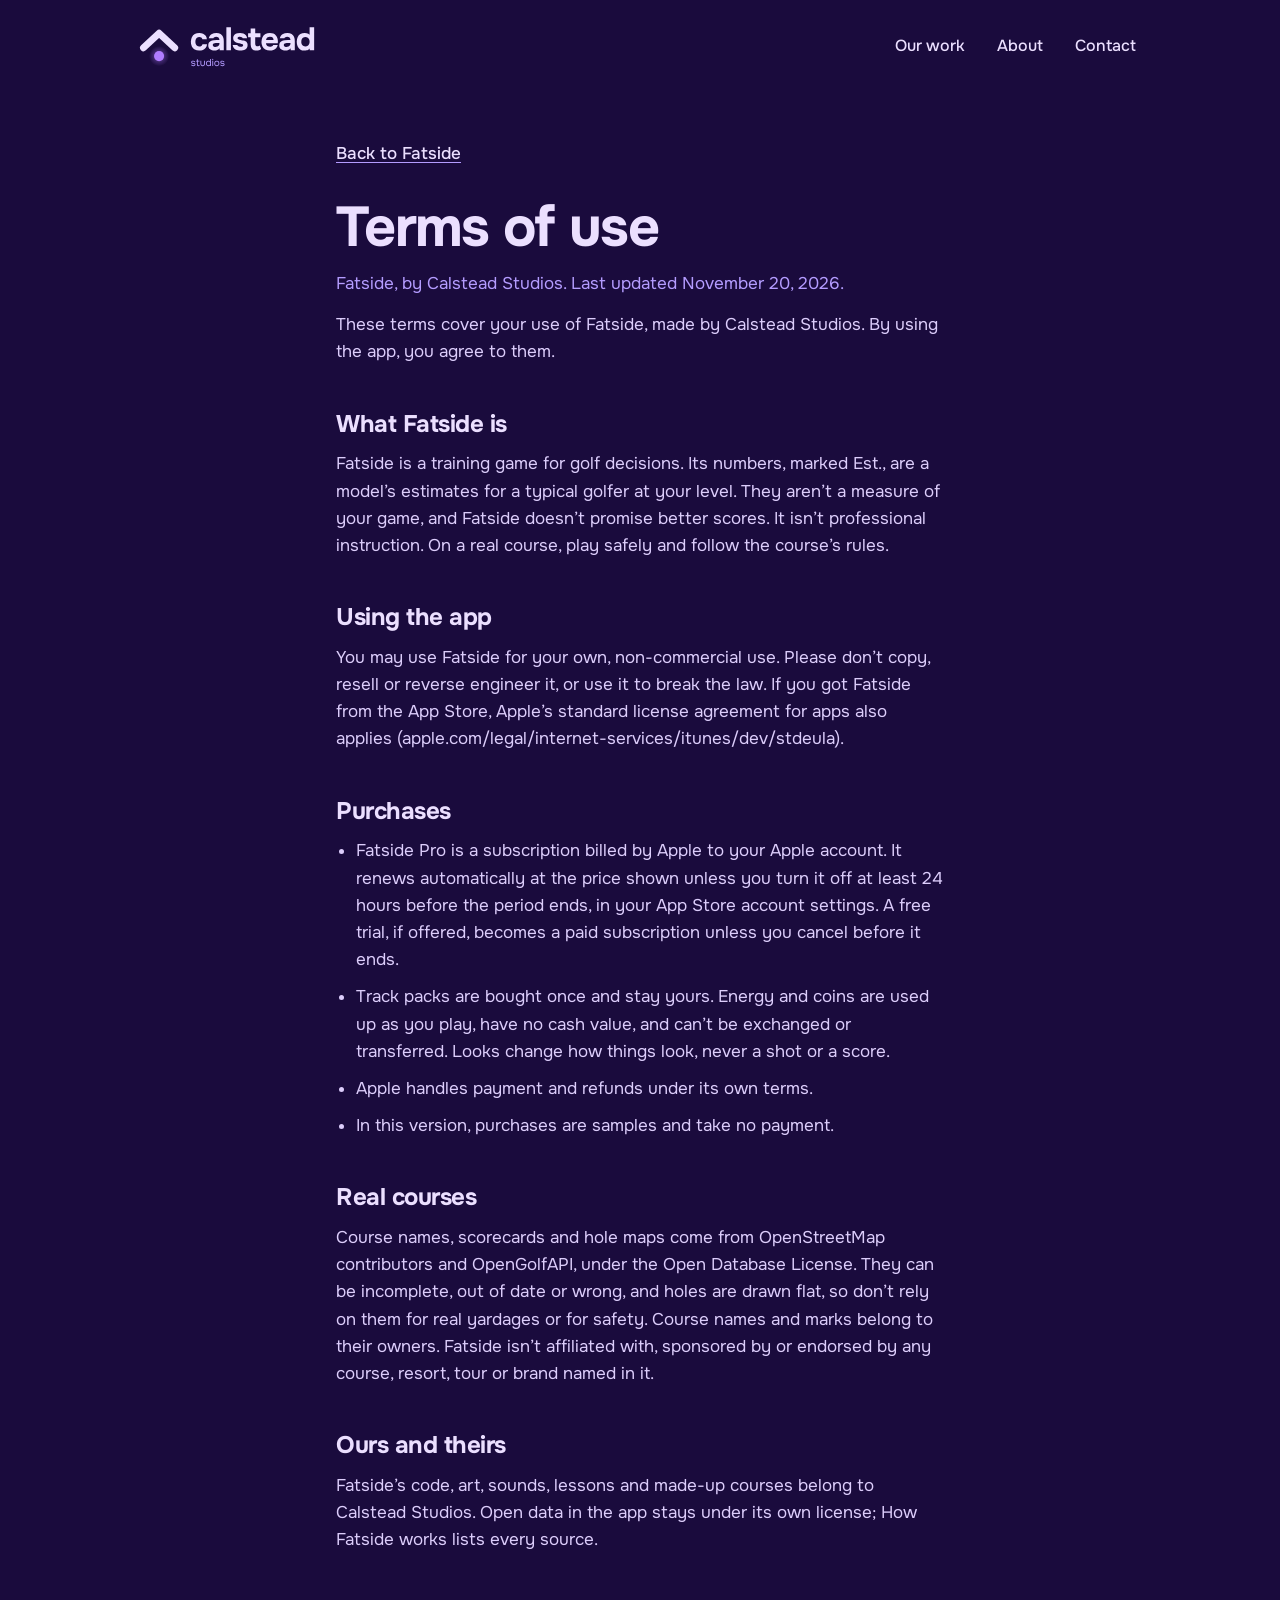
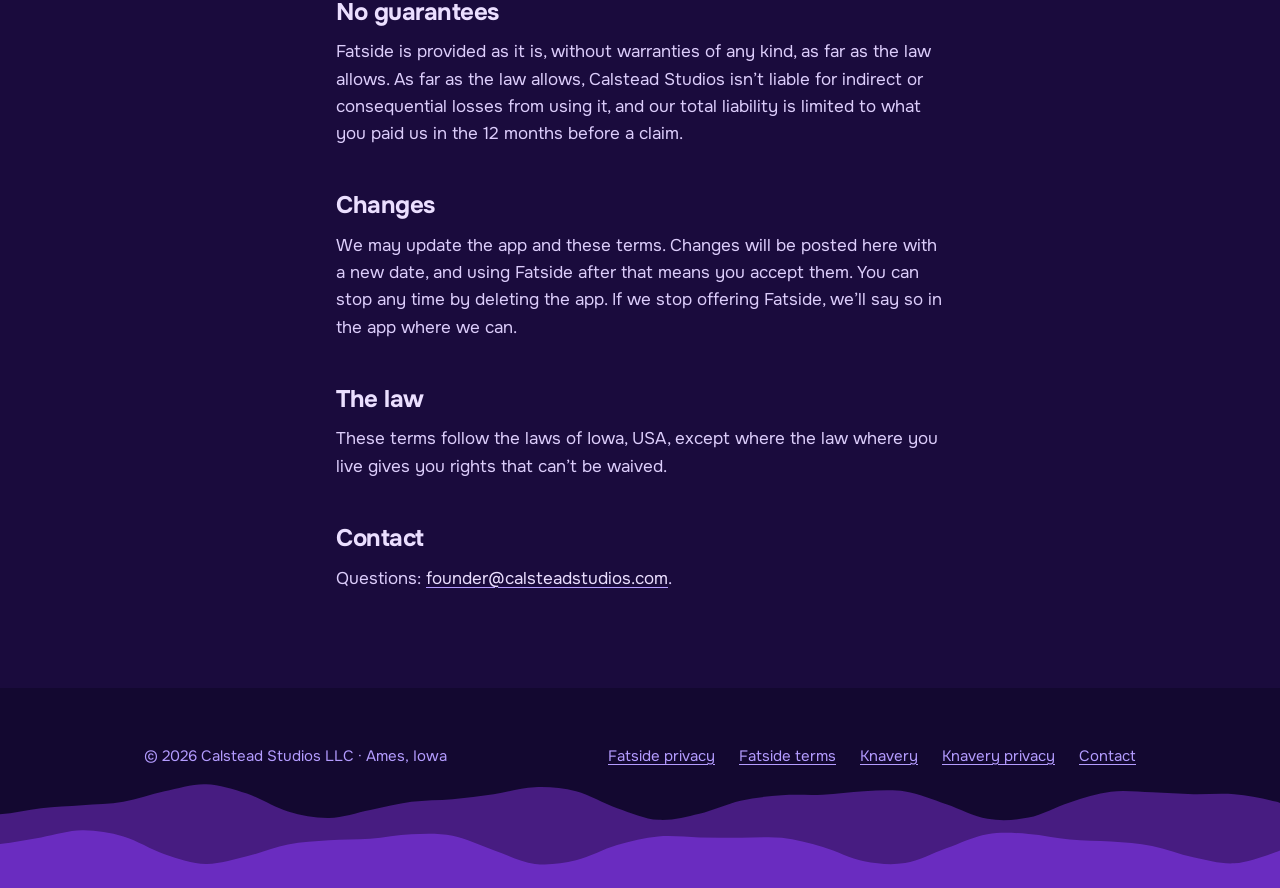
<file: fatside/terms/index.html>
<!doctype html>
<html lang="en">
<head>
<meta charset="utf-8">
<meta name="viewport" content="width=device-width, initial-scale=1, viewport-fit=cover">
<title>Fatside terms of use · Calstead Studios</title>
<meta name="description" content="The terms for using Fatside, by Calstead Studios.">
<meta name="theme-color" content="#1A0B3D">
<link rel="canonical" href="https://calsteadstudios.com/fatside/terms/">
<link rel="icon" href="/favicon.ico" sizes="any">
<link rel="icon" type="image/png" sizes="32x32" href="/assets/favicon-32.png">
<link rel="apple-touch-icon" href="/assets/apple-touch-icon-180.png">
<link rel="stylesheet" href="/assets/site.css">
</head>
<body>
<header class="bar">
  <div class="wrap">
    <a class="logo" href="/" aria-label="Calstead Studios, home"><img src="/assets/calstead.svg" alt="Calstead Studios" width="218" height="72"></a>
    <nav aria-label="Sections">
      <a href="/#work">Our work</a>
      <a href="/#about">About</a>
      <a href="/#contact">Contact</a>
    </nav>
  </div>
</header>
<main class="doc">
  <div class="wrap">
    <a class="back" href="/fatside/">Back to Fatside</a>
<h1>Terms of use</h1>
<p>Fatside, by Calstead Studios. Last updated November 20, 2026.</p>
<p>These terms cover your use of Fatside, made by Calstead Studios. By using the app, you agree to them.</p>
<h2>What Fatside is</h2>
<p>Fatside is a training game for golf decisions. Its numbers, marked Est., are a model’s estimates for a typical golfer at your level. They aren’t a measure of your game, and Fatside doesn’t promise better scores. It isn’t professional instruction. On a real course, play safely and follow the course’s rules.</p>
<h2>Using the app</h2>
<p>You may use Fatside for your own, non-commercial use. Please don’t copy, resell or reverse engineer it, or use it to break the law. If you got Fatside from the App Store, Apple’s standard license agreement for apps also applies (apple.com/legal/internet-services/itunes/dev/stdeula).</p>
<h2>Purchases</h2>
<ul>
<li>Fatside Pro is a subscription billed by Apple to your Apple account. It renews automatically at the price shown unless you turn it off at least 24 hours before the period ends, in your App Store account settings. A free trial, if offered, becomes a paid subscription unless you cancel before it ends.</li>
<li>Track packs are bought once and stay yours. Energy and coins are used up as you play, have no cash value, and can’t be exchanged or transferred. Looks change how things look, never a shot or a score.</li>
<li>Apple handles payment and refunds under its own terms.</li>
<li>In this version, purchases are samples and take no payment.</li>
</ul>
<h2>Real courses</h2>
<p>Course names, scorecards and hole maps come from OpenStreetMap contributors and OpenGolfAPI, under the Open Database License. They can be incomplete, out of date or wrong, and holes are drawn flat, so don’t rely on them for real yardages or for safety. Course names and marks belong to their owners. Fatside isn’t affiliated with, sponsored by or endorsed by any course, resort, tour or brand named in it.</p>
<h2>Ours and theirs</h2>
<p>Fatside’s code, art, sounds, lessons and made-up courses belong to Calstead Studios. Open data in the app stays under its own license; How Fatside works lists every source.</p>
<h2>No guarantees</h2>
<p>Fatside is provided as it is, without warranties of any kind, as far as the law allows. As far as the law allows, Calstead Studios isn’t liable for indirect or consequential losses from using it, and our total liability is limited to what you paid us in the 12 months before a claim.</p>
<h2>Changes</h2>
<p>We may update the app and these terms. Changes will be posted here with a new date, and using Fatside after that means you accept them. You can stop any time by deleting the app. If we stop offering Fatside, we’ll say so in the app where we can.</p>
<h2>The law</h2>
<p>These terms follow the laws of Iowa, USA, except where the law where you live gives you rights that can’t be waived.</p>
<h2>Contact</h2>
<p>Questions: <a href="mailto:founder@calsteadstudios.com">founder@calsteadstudios.com</a>.</p>
  </div>
</main>
<footer>
  <div class="wrap">
    <span>© 2026 Calstead Studios LLC · Ames, Iowa</span>
    <nav aria-label="Legal">
      <a href="/fatside/privacy/">Fatside privacy</a>
      <a href="/fatside/terms/">Fatside terms</a>
      <a href="/knavery/">Knavery</a>
      <a href="/knavery/privacy/">Knavery privacy</a>
      <a href="mailto:founder@calsteadstudios.com">Contact</a>
    </nav>
  </div>
  <img class="waves" src="/assets/waves-quiet.svg" alt="" aria-hidden="true">
</footer>
</body>
</html>
</file>
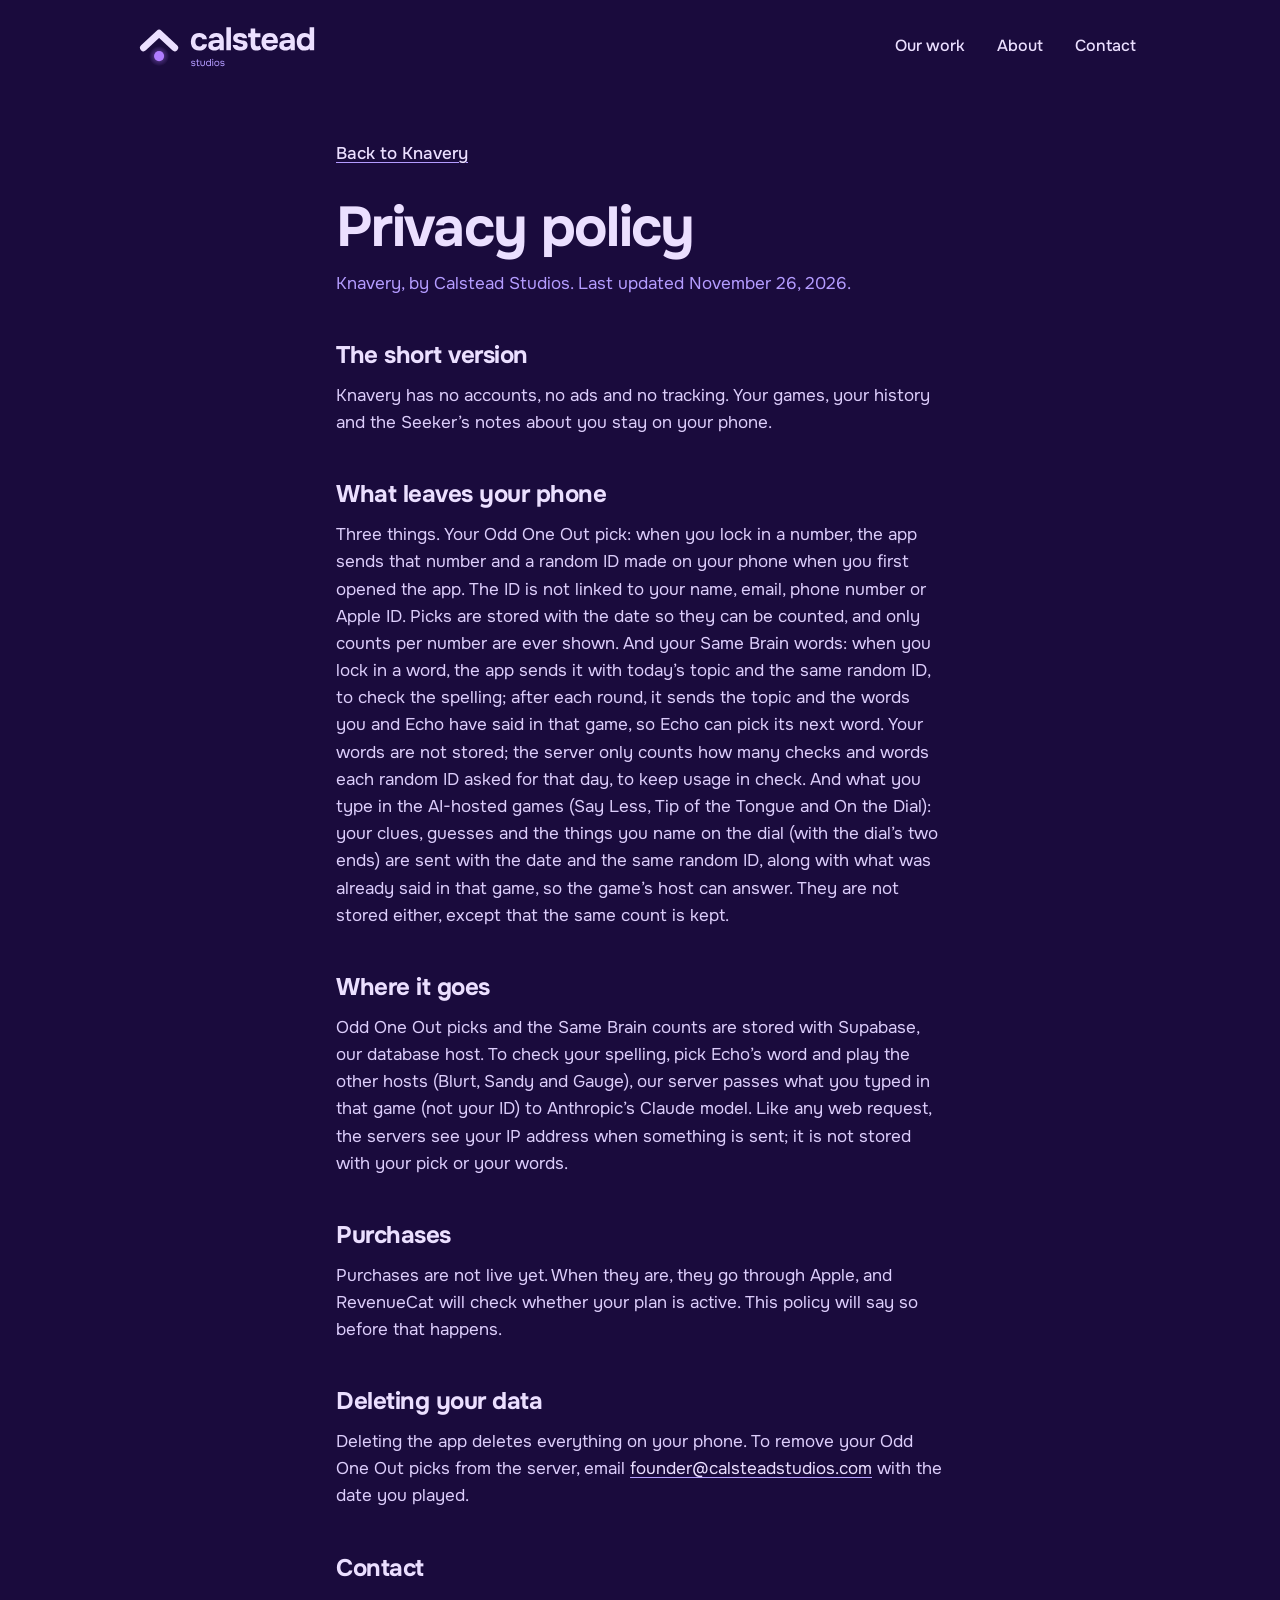
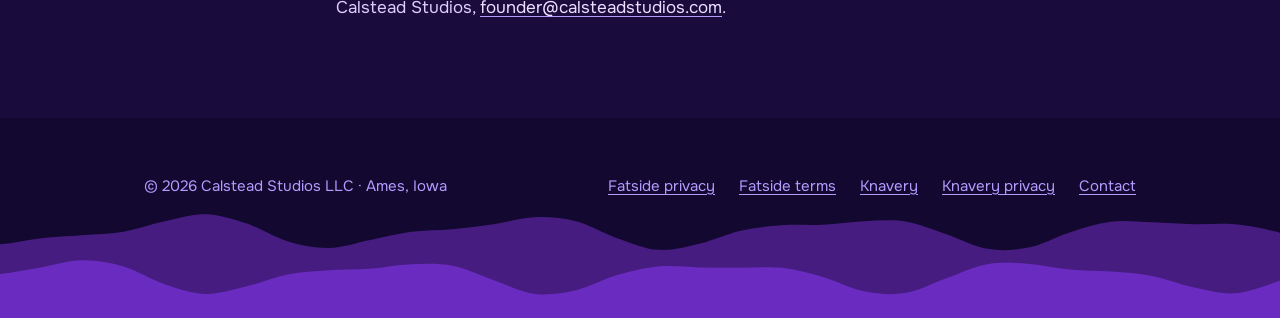
<file: knavery/privacy/index.html>
<!doctype html>
<html lang="en">
<head>
<meta charset="utf-8">
<meta name="viewport" content="width=device-width, initial-scale=1, viewport-fit=cover">
<title>Knavery privacy policy · Calstead Studios</title>
<meta name="description" content="What Knavery keeps on your phone and the few things that leave it.">
<meta name="theme-color" content="#1A0B3D">
<link rel="canonical" href="https://calsteadstudios.com/knavery/privacy/">
<link rel="icon" href="/favicon.ico" sizes="any">
<link rel="icon" type="image/png" sizes="32x32" href="/assets/favicon-32.png">
<link rel="apple-touch-icon" href="/assets/apple-touch-icon-180.png">
<link rel="stylesheet" href="/assets/site.css">
</head>
<body>
<header class="bar">
  <div class="wrap">
    <a class="logo" href="/" aria-label="Calstead Studios, home"><img src="/assets/calstead.svg" alt="Calstead Studios" width="218" height="72"></a>
    <nav aria-label="Sections">
      <a href="/#work">Our work</a>
      <a href="/#about">About</a>
      <a href="/#contact">Contact</a>
    </nav>
  </div>
</header>
<main class="doc">
  <div class="wrap">
    <a class="back" href="/knavery/">Back to Knavery</a>
<h1>Privacy policy</h1>
<p>Knavery, by Calstead Studios. Last updated November 26, 2026.</p>
<h2>The short version</h2>
<p>Knavery has no accounts, no ads and no tracking. Your games, your history and the Seeker’s notes about you stay on your phone.</p>
<h2>What leaves your phone</h2>
<p>Three things. Your Odd One Out pick: when you lock in a number, the app sends that number and a random ID made on your phone when you first opened the app. The ID is not linked to your name, email, phone number or Apple ID. Picks are stored with the date so they can be counted, and only counts per number are ever shown. And your Same Brain words: when you lock in a word, the app sends it with today’s topic and the same random ID, to check the spelling; after each round, it sends the topic and the words you and Echo have said in that game, so Echo can pick its next word. Your words are not stored; the server only counts how many checks and words each random ID asked for that day, to keep usage in check. And what you type in the AI-hosted games (Say Less, Tip of the Tongue and On the Dial): your clues, guesses and the things you name on the dial (with the dial’s two ends) are sent with the date and the same random ID, along with what was already said in that game, so the game’s host can answer. They are not stored either, except that the same count is kept.</p>
<h2>Where it goes</h2>
<p>Odd One Out picks and the Same Brain counts are stored with Supabase, our database host. To check your spelling, pick Echo’s word and play the other hosts (Blurt, Sandy and Gauge), our server passes what you typed in that game (not your ID) to Anthropic’s Claude model. Like any web request, the servers see your IP address when something is sent; it is not stored with your pick or your words.</p>
<h2>Purchases</h2>
<p>Purchases are not live yet. When they are, they go through Apple, and RevenueCat will check whether your plan is active. This policy will say so before that happens.</p>
<h2>Deleting your data</h2>
<p>Deleting the app deletes everything on your phone. To remove your Odd One Out picks from the server, email <a href="mailto:founder@calsteadstudios.com">founder@calsteadstudios.com</a> with the date you played.</p>
<h2>Contact</h2>
<p>Calstead Studios, <a href="mailto:founder@calsteadstudios.com">founder@calsteadstudios.com</a>.</p>
  </div>
</main>
<footer>
  <div class="wrap">
    <span>© 2026 Calstead Studios LLC · Ames, Iowa</span>
    <nav aria-label="Legal">
      <a href="/fatside/privacy/">Fatside privacy</a>
      <a href="/fatside/terms/">Fatside terms</a>
      <a href="/knavery/">Knavery</a>
      <a href="/knavery/privacy/">Knavery privacy</a>
      <a href="mailto:founder@calsteadstudios.com">Contact</a>
    </nav>
  </div>
  <img class="waves" src="/assets/waves-quiet.svg" alt="" aria-hidden="true">
</footer>
</body>
</html>
</file>
<file: assets/site.css>
/* Calstead Studios: Plum dusk. One stylesheet for every page. */
@font-face { font-family: "Onest"; font-weight: 400; font-display: swap; src: url("fonts/onest-latin-400-normal.woff2") format("woff2"); }
@font-face { font-family: "Onest"; font-weight: 500; font-display: swap; src: url("fonts/onest-latin-500-normal.woff2") format("woff2"); }
@font-face { font-family: "Onest"; font-weight: 700; font-display: swap; src: url("fonts/onest-latin-700-normal.woff2") format("woff2"); }

:root {
  --dusk: #1A0B3D;
  --night: #3B1C8C;
  --plum: #6A2BB8;
  --uv: #8E3CFF;
  --glow: #B07CFF;
  --lilac: #B49CFF;
  --lavender: #EBDFFF;
  --deep: #130830;
  --line: rgba(180, 156, 255, 0.22);
  --gutter: clamp(20px, 5vw, 64px);
  --measure: 34rem;
}

* { box-sizing: border-box; }
html { -webkit-text-size-adjust: 100%; scroll-behavior: smooth; }
body {
  margin: 0;
  background: var(--dusk);
  color: var(--lavender);
  font-family: "Onest", system-ui, -apple-system, "Segoe UI", sans-serif;
  font-size: 1.0625rem;
  line-height: 1.6;
  -webkit-font-smoothing: antialiased;
}
img { max-width: 100%; display: block; }
a { color: var(--lavender); text-underline-offset: 0.2em; text-decoration-thickness: 1px; text-decoration-color: var(--lilac); }
a:hover { text-decoration-color: var(--lavender); }
a:focus-visible, .button:focus-visible { outline: 3px solid var(--glow); outline-offset: 3px; border-radius: 6px; }

h1, h2, h3 { font-weight: 700; letter-spacing: -0.03em; line-height: 1.05; margin: 0; text-wrap: balance; }
h1 { font-size: clamp(2.75rem, 8vw, 5.75rem); }
h2 { font-size: clamp(2rem, 4.5vw, 3.25rem); }
h3 { font-size: 1.375rem; letter-spacing: -0.02em; line-height: 1.2; }
p { margin: 0; max-width: var(--measure); }
.soft { color: var(--lilac); }

.wrap { max-width: 1120px; margin: 0 auto; padding: 0 var(--gutter); }

/* Top bar: the lockup and three links. */
.bar { position: absolute; top: 0; left: 0; right: 0; z-index: 2; }
.bar .wrap { display: flex; align-items: center; justify-content: space-between; gap: 16px; padding-top: 10px; padding-bottom: 10px; }
.bar .logo img { height: 72px; width: auto; margin-left: -18px; }
.bar nav { display: flex; gap: clamp(16px, 3vw, 32px); }
.bar nav a { text-decoration: none; font-weight: 500; font-size: 1rem; padding: 8px 0; white-space: nowrap; }
.bar nav a:hover { text-decoration: underline; text-decoration-color: var(--glow); }

/* The opening: the brand's waves, full width, with the words on the dark band between them. */
.open { position: relative; min-height: min(100svh, 860px); display: flex; align-items: center; overflow: hidden; background: var(--dusk); }
.open .waves { position: absolute; inset: 0; width: 100%; height: 100%; object-fit: cover; }
.open .wrap { position: relative; width: 100%; padding-top: 120px; padding-bottom: 150px; }
.open p { font-size: clamp(1.125rem, 2vw, 1.375rem); line-height: 1.5; margin-top: 28px; max-width: 32rem; }
.open h1 { max-width: 15ch; text-wrap: balance; }
.keep { white-space: nowrap; }

/* The light under the roof, from the mark: it comes on once as the page opens. */
.light { display: inline-block; width: 0.34em; height: 0.34em; border-radius: 50%; background: var(--glow); box-shadow: 0 0 0.5em 0.12em rgba(176, 124, 255, 0.55); margin-left: 0.12em; vertical-align: 0.02em; animation: come-on 1.4s ease-out 0.3s both; }
@keyframes come-on { from { opacity: 0; box-shadow: 0 0 0 0 rgba(176, 124, 255, 0); } to { opacity: 1; } }

section { padding: clamp(72px, 11vw, 136px) 0; }
.deep { background: var(--deep); }

/* Fatside: its own night-green screen sits on the plum, the one other color on the page. */
.app { display: grid; grid-template-columns: minmax(0, 1fr) minmax(0, 300px); gap: clamp(32px, 6vw, 88px); align-items: center; }
.app .words > * + * { margin-top: 20px; }
.app .words h2 + p { margin-top: 24px; font-size: 1.25rem; line-height: 1.5; }
.phone { height: auto; border-radius: 36px; border: 6px solid #2A1A5E; box-shadow: 0 30px 60px rgba(0, 0, 0, 0.45); width: 100%; aspect-ratio: 9 / 16; object-fit: cover; }
.status { display: inline-block; border: 1px solid var(--line); border-radius: 999px; padding: 6px 14px; font-size: 0.9375rem; font-weight: 500; color: var(--lilac); }
.facts { list-style: none; padding: 0; margin: 28px 0 0; border-top: 1px solid var(--line); max-width: var(--measure); }
.facts li { padding: 14px 0; border-bottom: 1px solid var(--line); }
.links { margin-top: 28px; display: flex; flex-wrap: wrap; gap: 8px 24px; }

.two { display: grid; grid-template-columns: minmax(0, 1fr) minmax(0, 1.4fr); gap: clamp(24px, 6vw, 88px); align-items: start; }
.two .body > * + * { margin-top: 18px; }

.button { display: inline-block; background: var(--lavender); color: var(--dusk); font-weight: 700; text-decoration: none; padding: 14px 24px; border-radius: 999px; font-size: 1.125rem; letter-spacing: -0.01em; }
.button:hover { background: #fff; }

footer { position: relative; overflow: hidden; background: var(--deep); padding: 56px 0 120px; font-size: 0.9375rem; color: var(--lilac); }
footer .waves { position: absolute; left: 0; right: 0; bottom: 0; width: 100%; height: 150px; object-fit: cover; object-position: bottom; pointer-events: none; }
footer .wrap { position: relative; z-index: 1; display: flex; flex-wrap: wrap; gap: 12px 32px; justify-content: space-between; }
footer a { color: var(--lilac); }
footer nav { display: flex; flex-wrap: wrap; gap: 8px 24px; }

/* Legal pages: one readable column. */
.doc { padding-top: 140px; padding-bottom: 96px; }
.doc .wrap { max-width: 46rem; }
.doc h1 { font-size: clamp(2.25rem, 6vw, 3.5rem); margin-bottom: 12px; }
.doc h2 { font-size: 1.5rem; letter-spacing: -0.02em; line-height: 1.2; margin: 44px 0 12px; }
.doc p, .doc li { max-width: none; color: #DCCDFB; }
.doc p + p { margin-top: 14px; }
.doc ul { padding-left: 1.2em; margin: 12px 0; }
.doc li + li { margin-top: 10px; }
.doc h1 + p { color: var(--lilac); }
.back { display: inline-block; margin-bottom: 32px; font-weight: 500; }


/* Our work, and each product's own page. */
.over { margin-bottom: clamp(32px, 5vw, 56px); }
.name { font-size: clamp(2rem, 4.5vw, 3.25rem); letter-spacing: -0.03em; line-height: 1.05; }
.cta { margin-top: 28px; }
.next { margin-top: clamp(40px, 6vw, 72px); padding-top: 24px; border-top: 1px solid var(--line); max-width: none; }
.small { font-size: 0.9375rem; }
.big { font-size: clamp(1.375rem, 2.6vw, 1.75rem); line-height: 1.3; }
.facts b { font-weight: 700; }
.shot a { display: block; border-radius: 36px; }
.lead { padding-top: clamp(140px, 16vw, 190px); }
.lead h1 { font-size: clamp(3.25rem, 9vw, 6rem); }
.steps { list-style: none; padding: 0; margin: clamp(32px, 5vw, 56px) 0 0; display: grid; grid-template-columns: repeat(3, minmax(0, 1fr)); gap: clamp(24px, 4vw, 56px); counter-reset: step; }
.steps li { counter-increment: step; }
.steps .phone { border-radius: 28px; border-width: 5px; margin-bottom: 24px; }
.steps h3::before { content: counter(step) ". "; color: var(--lilac); }
.steps p { margin-top: 10px; color: #DCCDFB; }
.flip { grid-template-columns: minmax(0, 1fr) minmax(0, 460px); align-items: start; }
.pair { display: grid; grid-template-columns: 1fr 1fr; gap: 20px; align-items: start; }
.pair .phone { border-radius: 26px; border-width: 5px; }
.pair .phone + .phone { margin-top: 44px; }

@media (max-width: 760px) {
  .steps { grid-template-columns: minmax(0, 1fr); }
  .steps li { display: grid; grid-template-columns: 120px minmax(0, 1fr); column-gap: 20px; align-items: start; }
  .steps .phone { grid-row: span 2; margin-bottom: 0; border-radius: 18px; border-width: 3px; }
  .steps h3 { align-self: end; }
  .flip { grid-template-columns: minmax(0, 1fr); }
  .pair { max-width: 360px; }
  .app, .two { grid-template-columns: minmax(0, 1fr); }
  .app .shot { max-width: 260px; }
  .bar .logo img { height: 60px; margin-left: -14px; }
  .bar nav a { font-size: 0.9375rem; }
  .bar nav { gap: 14px; }
  .bar .logo img { height: 52px; margin-left: -12px; }
  .open .wrap { padding-bottom: 120px; }
}
@media (prefers-reduced-motion: reduce) {
  html { scroll-behavior: auto; }
  .light { animation: none; }
}

/* Knavery: the gallery of game hosts, one square picture beside the list of games. */
.gallery { width: 100%; height: auto; border-radius: 28px; border: 6px solid #2A1A5E; box-shadow: 0 30px 60px rgba(0, 0, 0, 0.45); }
@media (max-width: 760px) { .shot .gallery { max-width: 420px; } }

/* Our work with more than one product: the same block for each, newest first, a hairline between (Gabe, Nov 28). */
.split { border-top: 1px solid var(--line); margin: clamp(64px, 9vw, 112px) 0; }
</file>
